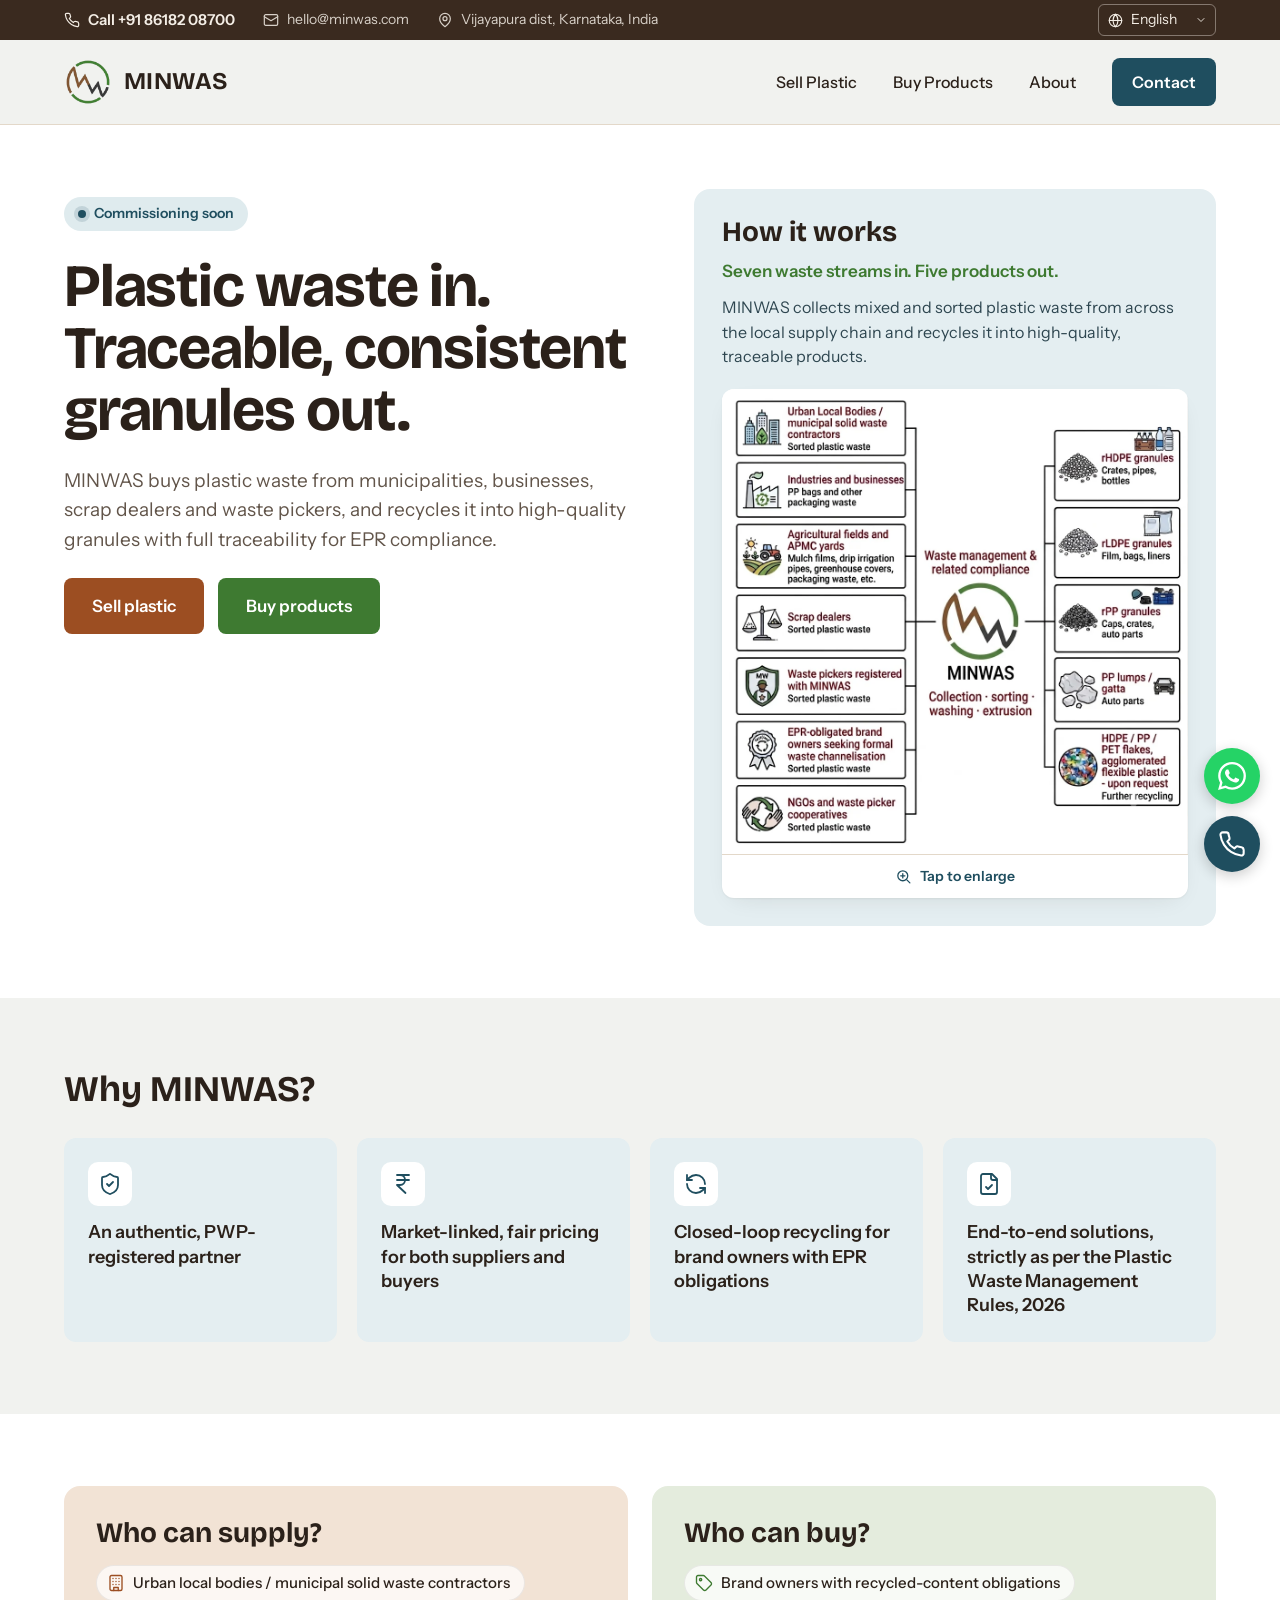
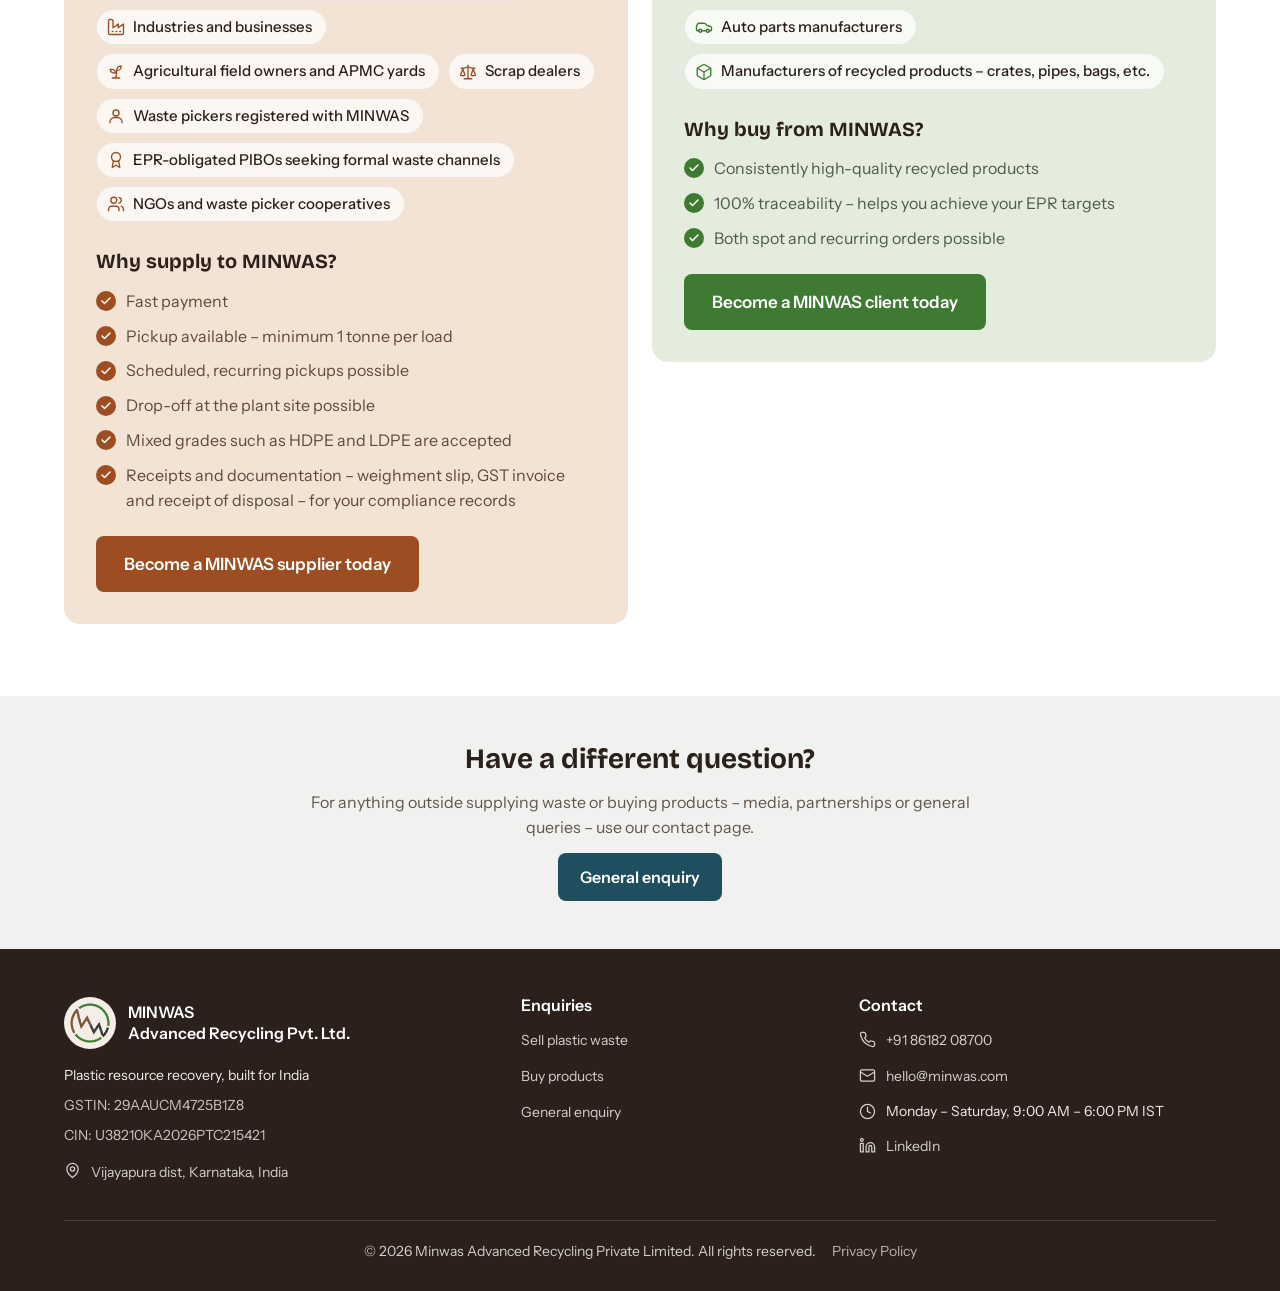
<file: index.html>
<!doctype html>
<html lang="en">
<head>
<meta charset="utf-8">
<meta name="viewport" content="width=device-width, initial-scale=1, viewport-fit=cover">
<title data-i18n="meta.home.title">MINWAS – Plastic waste recycling in Vijayapura, Karnataka</title>
<meta name="description" content="MINWAS buys plastic waste from municipalities, businesses, scrap dealers and waste pickers, and recycles it into traceable, high-quality granules." data-i18n-attr="content:meta.home.desc">
<meta property="og:title" content="MINWAS Advanced Recycling">
<meta property="og:description" content="Sell us your plastic waste. Buy traceable recycled granules. Vijayapura, Karnataka.">
<meta name="theme-color" content="#3A2A1F">
<link rel="icon" href="assets/img/favicon-64.png" type="image/png">
<link rel="apple-touch-icon" href="assets/img/logo-512.png">
<link rel="preconnect" href="https://fonts.googleapis.com">
<link rel="preconnect" href="https://fonts.gstatic.com" crossorigin>
<link rel="stylesheet" href="https://fonts.googleapis.com/css2?family=Bricolage+Grotesque:opsz,wght@12..96,600;12..96,700&family=Instrument+Sans:wght@400;500;600&display=swap">
<link rel="stylesheet" href="assets/css/styles.css?v=20261005b">
<script>(function(){var d=document.documentElement,l;try{l=localStorage.getItem('minwas-lang')}catch(e){}if(!l){l=((navigator.languages&&navigator.languages[0])||navigator.language||'').slice(0,2)}if(/^(kn|hi|mr)$/.test(l)){d.className+=' i18n-pending';d.lang=l;setTimeout(function(){d.classList.remove('i18n-pending')},3000)}})();</script>
<script src="assets/js/main.js?v=20261005b" defer></script>
</head>
<body data-page="home">
<div id="site-header"></div>

<main id="main">
  <section class="hero">
    <div class="container hero-grid">
      <div class="hero-copy">
        <span class="pill"><span class="dot"></span><span data-i18n="home.pill">Commissioning soon</span></span>
        <h1 data-i18n="home.h1">Plastic waste in. Traceable, consistent granules out.</h1>
        <p class="lede" data-i18n="home.lede">MINWAS buys plastic waste from municipalities, businesses, scrap dealers and waste pickers, and recycles it into high-quality granules with full traceability for EPR compliance.</p>
        <div class="btn-row">
          <a class="btn btn-brown btn-lg" href="sell.html" data-i18n="home.ctaSell">Sell plastic</a>
          <a class="btn btn-green btn-lg" href="buy.html" data-i18n="home.ctaBuy">Buy products</a>
        </div>
      </div>

      <aside class="how-card" aria-labelledby="how-title">
        <h2 id="how-title" data-i18n="home.howTitle">How it works</h2>
        <p class="tagline" data-i18n="home.howTagline">Seven waste streams in. Five products out.</p>
        <p data-i18n="home.howText">MINWAS collects mixed and sorted plastic waste from across the local supply chain and recycles it into high-quality, traceable products.</p>
        <a class="zoom" href="assets/img/process-flow.webp" data-zoom>
          <img src="assets/img/process-flow.webp" width="1026" height="1024" fetchpriority="high"
               alt="Diagram: seven kinds of suppliers (urban local bodies, industries, farms and APMC yards, scrap dealers, registered waste pickers, EPR-obligated brand owners, NGOs) send plastic waste to MINWAS for collection, sorting, washing and extrusion. Out come rHDPE, rLDPE and rPP granules, PP lumps (gatta), and flakes or agglomerate on request."
               data-i18n-attr="alt:home.flowAlt">
          <span class="zoom-hint"><i data-icon="zoom"></i><span data-i18n="common.tapZoom">Tap to enlarge</span></span>
        </a>
      </aside>
    </div>
  </section>

  <section class="section bg-alt" aria-labelledby="why-title">
    <div class="container">
      <h2 id="why-title" class="section-title" style="margin-bottom:28px" data-i18n="home.whyTitle">Why MINWAS?</h2>
      <div class="grid-4">
        <div class="feature">
          <span class="feature-icon"><i data-icon="shield"></i></span>
          <div><h3 data-i18n="home.why1">An authentic, PWP-registered partner</h3></div>
        </div>
        <div class="feature">
          <span class="feature-icon"><i data-icon="rupee"></i></span>
          <div><h3 data-i18n="home.why2">Market-linked, fair pricing for both suppliers and buyers</h3></div>
        </div>
        <div class="feature">
          <span class="feature-icon"><i data-icon="loop"></i></span>
          <div><h3 data-i18n="home.why3">Closed-loop recycling for brand owners with EPR obligations</h3></div>
        </div>
        <div class="feature">
          <span class="feature-icon"><i data-icon="filecheck"></i></span>
          <div><h3 data-i18n="home.why4">End-to-end solutions, strictly as per the Plastic Waste Management Rules, 2026</h3></div>
        </div>
      </div>
    </div>
  </section>

  <section class="section">
    <div class="container grid-2">
      <div class="panel panel-sell">
        <div class="panel-body">
          <h2 data-i18n="home.supplyTitle">Who can supply?</h2>
          <ul class="chips">
            <li><i data-icon="building"></i><span data-i18n="who.ulb">Urban local bodies / municipal solid waste contractors</span></li>
            <li><i data-icon="factory"></i><span data-i18n="who.industries">Industries and businesses</span></li>
            <li><i data-icon="sprout"></i><span data-i18n="who.agri">Agricultural field owners and APMC yards</span></li>
            <li><i data-icon="scale"></i><span data-i18n="who.scrap">Scrap dealers</span></li>
            <li><i data-icon="user"></i><span data-i18n="who.pickers">Waste pickers registered with MINWAS</span></li>
            <li><i data-icon="badge"></i><span data-i18n="who.pibo">EPR-obligated PIBOs seeking formal waste channels</span></li>
            <li><i data-icon="users"></i><span data-i18n="who.ngo">NGOs and waste picker cooperatives</span></li>
          </ul>
          <h3 data-i18n="home.whySupply">Why supply to MINWAS?</h3>
          <ul class="ticks">
            <li data-i18n="home.ws1">Fast payment</li>
            <li data-i18n="home.ws2">Pickup available – minimum 1 tonne per load</li>
            <li data-i18n="home.ws3">Scheduled, recurring pickups possible</li>
            <li data-i18n="home.ws4">Drop-off at the plant site possible</li>
            <li data-i18n="home.ws5">Mixed grades such as HDPE and LDPE are accepted</li>
            <li data-i18n="home.ws6">Receipts and documentation – weighment slip, GST invoice and receipt of disposal – for your compliance records</li>
          </ul>
        </div>
        <a class="btn btn-lg" href="sell.html" data-i18n="home.becomeSupplier">Become a MINWAS supplier today</a>
      </div>

      <div class="panel panel-buy">
        <div class="panel-body">
          <h2 data-i18n="home.buyTitle">Who can buy?</h2>
          <ul class="chips">
            <li><i data-icon="tag"></i><span data-i18n="who.brands">Brand owners with recycled-content obligations</span></li>
            <li><i data-icon="car"></i><span data-i18n="who.auto">Auto parts manufacturers</span></li>
            <li><i data-icon="box"></i><span data-i18n="who.makers">Manufacturers of recycled products – crates, pipes, bags, etc.</span></li>
          </ul>
          <h3 data-i18n="home.whyBuy">Why buy from MINWAS?</h3>
          <ul class="ticks">
            <li data-i18n="home.wb1">Consistently high-quality recycled products</li>
            <li data-i18n="home.wb2">100% traceability – helps you achieve your EPR targets</li>
            <li data-i18n="home.wb3">Both spot and recurring orders possible</li>
          </ul>
        </div>
        <a class="btn btn-lg" href="buy.html" data-i18n="home.becomeClient">Become a MINWAS client today</a>
      </div>
    </div>
  </section>

  <section class="section-tight bg-alt">
    <div class="container cta-band">
      <h2 data-i18n="home.otherTitle">Have a different question?</h2>
      <p data-i18n="home.otherText">For anything outside supplying waste or buying products – media, partnerships or general queries – use our contact page.</p>
      <a class="btn btn-petrol" href="contact.html#enquiry" data-i18n="home.otherCta">General enquiry</a>
    </div>
  </section>
</main>

<div id="site-footer"></div>
</body>
</html>
</file>
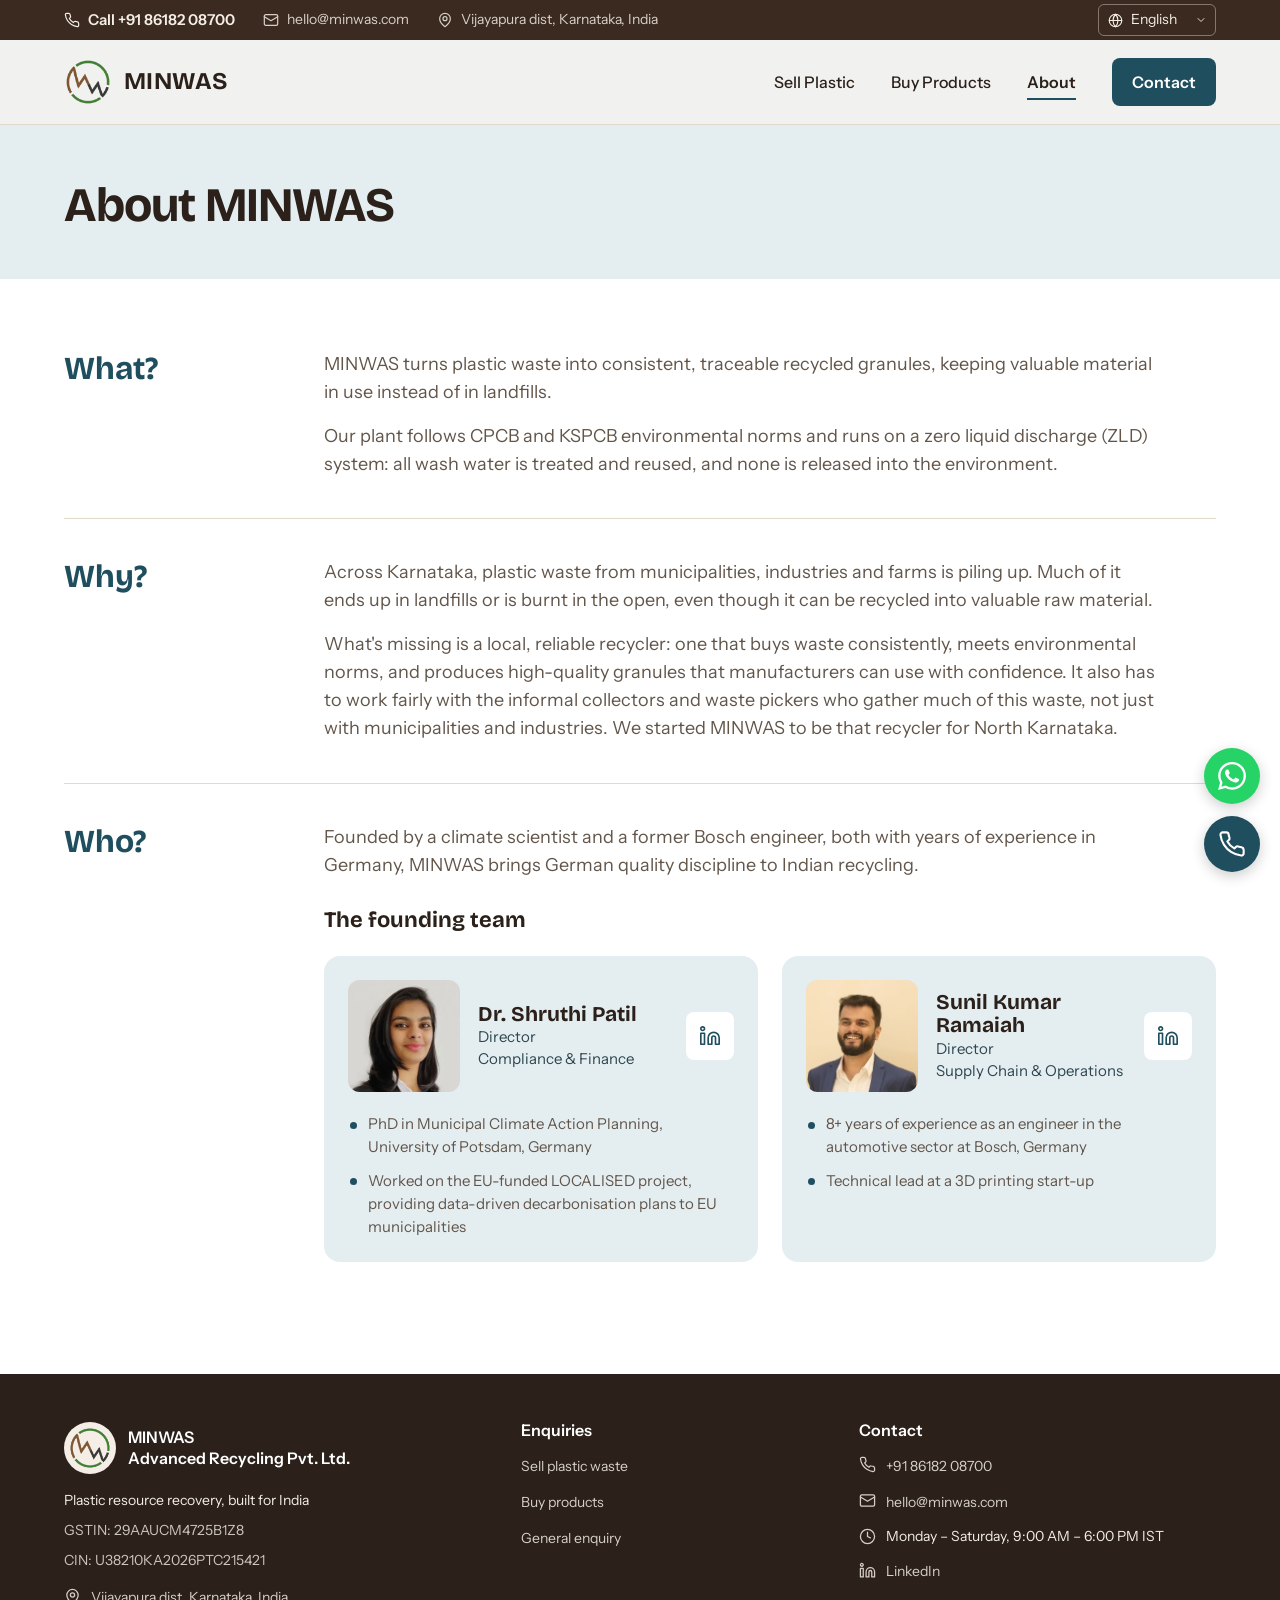
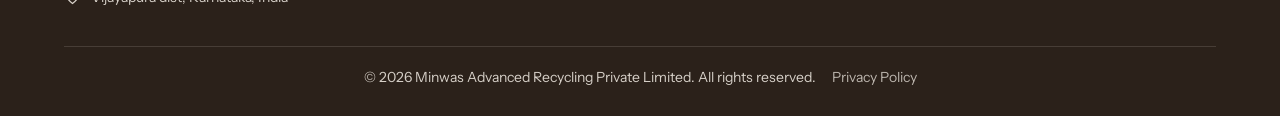
<file: about.html>
<!doctype html>
<html lang="en">
<head>
<meta charset="utf-8">
<meta name="viewport" content="width=device-width, initial-scale=1, viewport-fit=cover">
<title data-i18n="meta.about.title">About MINWAS – Plastic recycling for North Karnataka</title>
<meta name="description" content="MINWAS turns plastic waste into consistent, traceable recycled granules. Founded by a climate scientist and a former Bosch engineer." data-i18n-attr="content:meta.about.desc">
<meta property="og:title" content="About MINWAS Advanced Recycling">
<meta property="og:description" content="A local, reliable plastic recycler for North Karnataka.">
<meta name="theme-color" content="#3A2A1F">
<link rel="icon" href="assets/img/favicon-64.png" type="image/png">
<link rel="apple-touch-icon" href="assets/img/logo-512.png">
<link rel="preconnect" href="https://fonts.googleapis.com">
<link rel="preconnect" href="https://fonts.gstatic.com" crossorigin>
<link rel="stylesheet" href="https://fonts.googleapis.com/css2?family=Bricolage+Grotesque:opsz,wght@12..96,600;12..96,700&family=Instrument+Sans:wght@400;500;600&display=swap">
<link rel="stylesheet" href="assets/css/styles.css?v=20261005b">
<script>(function(){var d=document.documentElement,l;try{l=localStorage.getItem('minwas-lang')}catch(e){}if(!l){l=((navigator.languages&&navigator.languages[0])||navigator.language||'').slice(0,2)}if(/^(kn|hi|mr)$/.test(l)){d.className+=' i18n-pending';d.lang=l;setTimeout(function(){d.classList.remove('i18n-pending')},3000)}})();</script>
<script src="assets/js/main.js?v=20261005b" defer></script>
</head>
<body data-page="about">
<div id="site-header"></div>

<main id="main">
  <section class="page-intro">
    <div class="container">
      <h1 data-i18n="about.h1">About MINWAS</h1>
    </div>
  </section>

  <section class="section">
    <div class="container about-rows">
      <div class="about-row">
        <h2 data-i18n="about.whatTitle">What?</h2>
        <div class="copy">
          <p data-i18n="about.what1">MINWAS turns plastic waste into consistent, traceable recycled granules, keeping valuable material in use instead of in landfills.</p>
          <p data-i18n="about.what2">Our plant follows CPCB and KSPCB environmental norms and runs on a zero liquid discharge (ZLD) system: all wash water is treated and reused, and none is released into the environment.</p>
        </div>
      </div>

      <div class="about-row">
        <h2 data-i18n="about.whyTitle">Why?</h2>
        <div class="copy">
          <p data-i18n="about.why1">Across Karnataka, plastic waste from municipalities, industries and farms is piling up. Much of it ends up in landfills or is burnt in the open, even though it can be recycled into valuable raw material.</p>
          <p data-i18n="about.why2">What's missing is a local, reliable recycler: one that buys waste consistently, meets environmental norms, and produces high-quality granules that manufacturers can use with confidence. It also has to work fairly with the informal collectors and waste pickers who gather much of this waste, not just with municipalities and industries. We started MINWAS to be that recycler for North Karnataka.</p>
        </div>
      </div>

      <div class="about-row">
        <h2 data-i18n="about.whoTitle">Who?</h2>
        <div class="copy">
          <p data-i18n="about.who1">Founded by a climate scientist and a former Bosch engineer, both with years of experience in Germany, MINWAS brings German quality discipline to Indian recycling.</p>
          <h3 class="sub-title" style="color:var(--ink);margin-top:12px" data-i18n="about.teamTitle">The founding team</h3>
          <div class="team">
            <article class="person">
              <div class="person-head">
                <img src="assets/img/shruthi.webp" width="276" height="354" loading="lazy" alt="Portrait of Dr. Shruthi Patil" data-i18n-attr="alt:about.altShruthi">
                <div>
                  <h3 data-i18n="about.shruthiName">Dr. Shruthi Patil</h3>
                  <p><span data-i18n="about.director">Director</span><br><span data-i18n="about.shruthiRole">Compliance &amp; Finance</span></p>
                </div>
                <a class="icon-btn" href="https://www.linkedin.com/in/shruthi-patil-52bb73127" target="_blank" rel="noopener" aria-label="Dr. Shruthi Patil on LinkedIn" data-i18n-attr="aria-label:about.shruthiLi"><i data-icon="linkedin"></i></a>
              </div>
              <ul class="bullets">
                <li data-i18n="about.shruthi1">PhD in Municipal Climate Action Planning, University of Potsdam, Germany</li>
                <li data-i18n="about.shruthi2">Worked on the EU-funded LOCALISED project, providing data-driven decarbonisation plans to EU municipalities</li>
              </ul>
            </article>
            <article class="person">
              <div class="person-head">
                <img src="assets/img/sunil.webp" width="480" height="454" loading="lazy" alt="Portrait of Sunil Kumar Ramaiah" data-i18n-attr="alt:about.altSunil">
                <div>
                  <h3 data-i18n="about.sunilName">Sunil Kumar Ramaiah</h3>
                  <p><span data-i18n="about.director">Director</span><br><span data-i18n="about.sunilRole">Supply Chain &amp; Operations</span></p>
                </div>
                <a class="icon-btn" href="https://www.linkedin.com/in/sunilkramaiah/" target="_blank" rel="noopener" aria-label="Sunil Kumar Ramaiah on LinkedIn" data-i18n-attr="aria-label:about.sunilLi"><i data-icon="linkedin"></i></a>
              </div>
              <ul class="bullets">
                <li data-i18n="about.sunil1">8+ years of experience as an engineer in the automotive sector at Bosch, Germany</li>
                <li data-i18n="about.sunil2">Technical lead at a 3D printing start-up</li>
              </ul>
            </article>
          </div>
        </div>
      </div>
    </div>
  </section>
</main>

<div id="site-footer"></div>
</body>
</html>
</file>
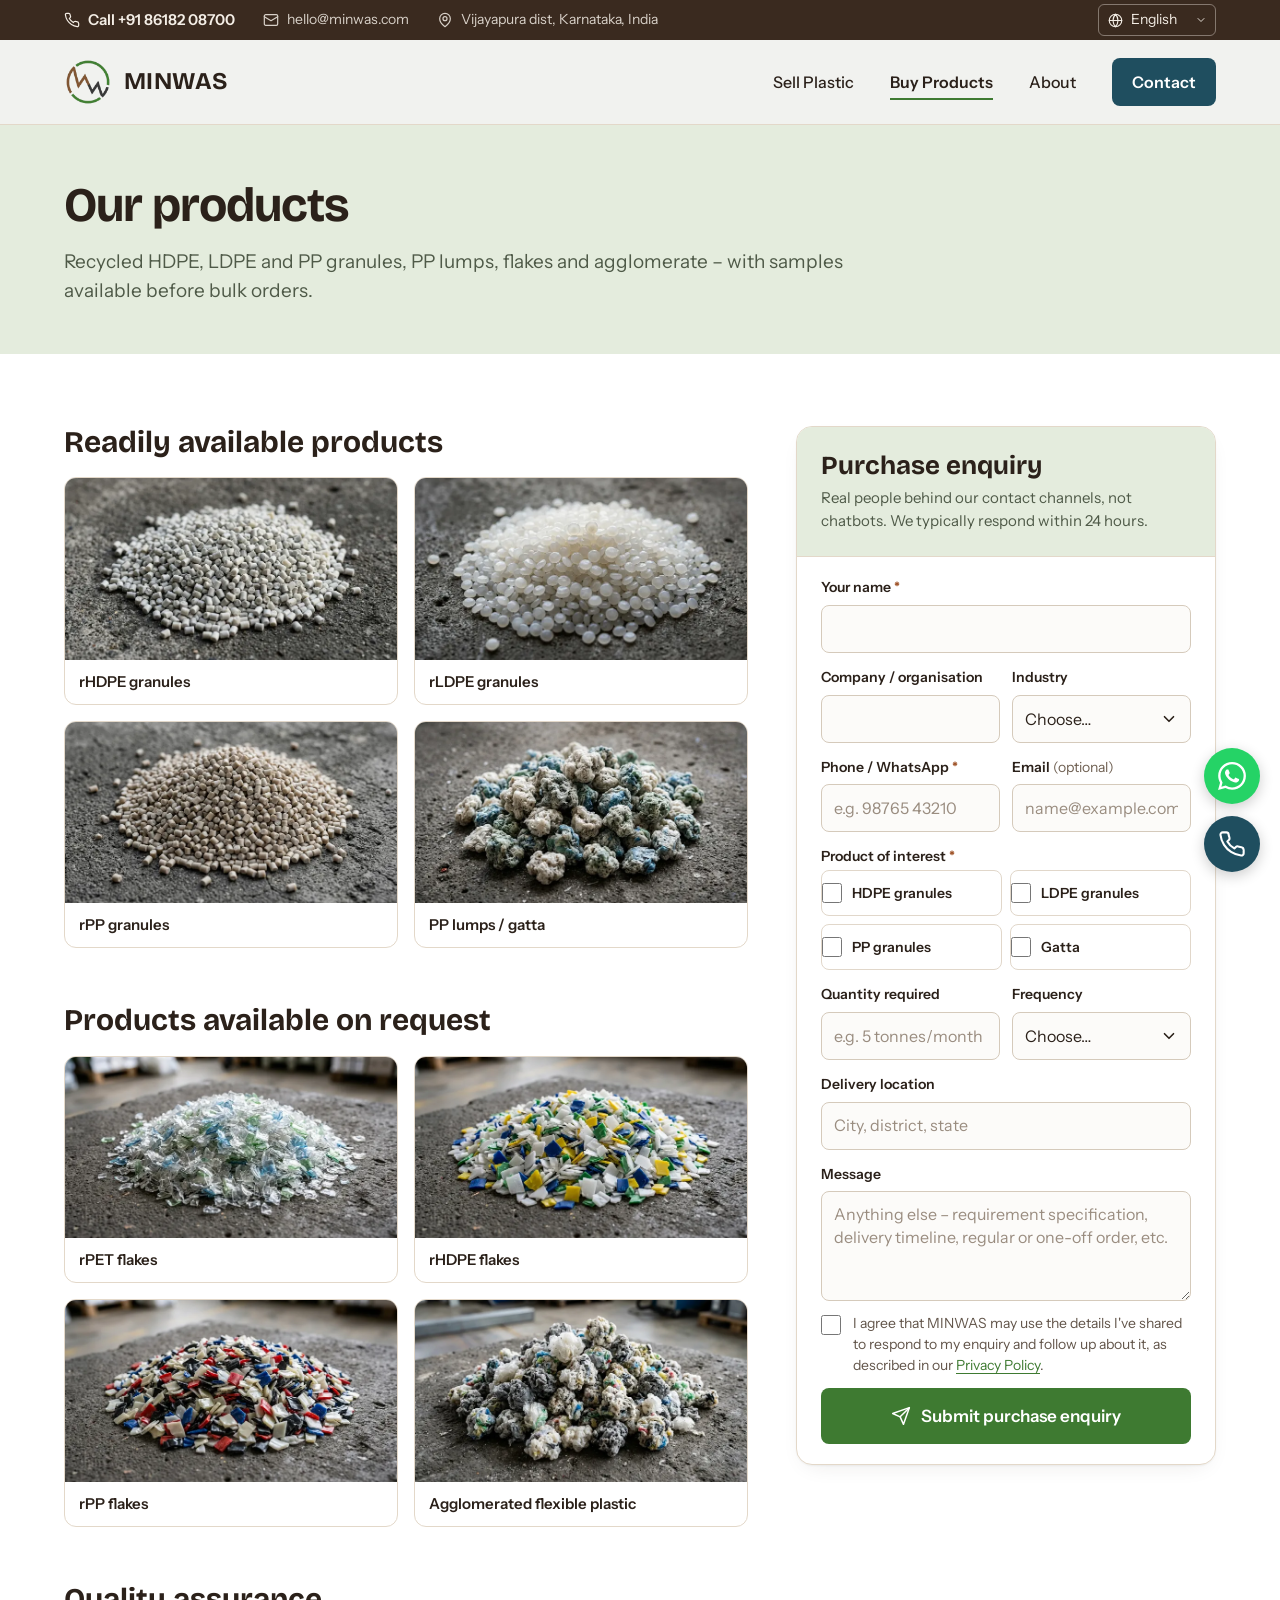
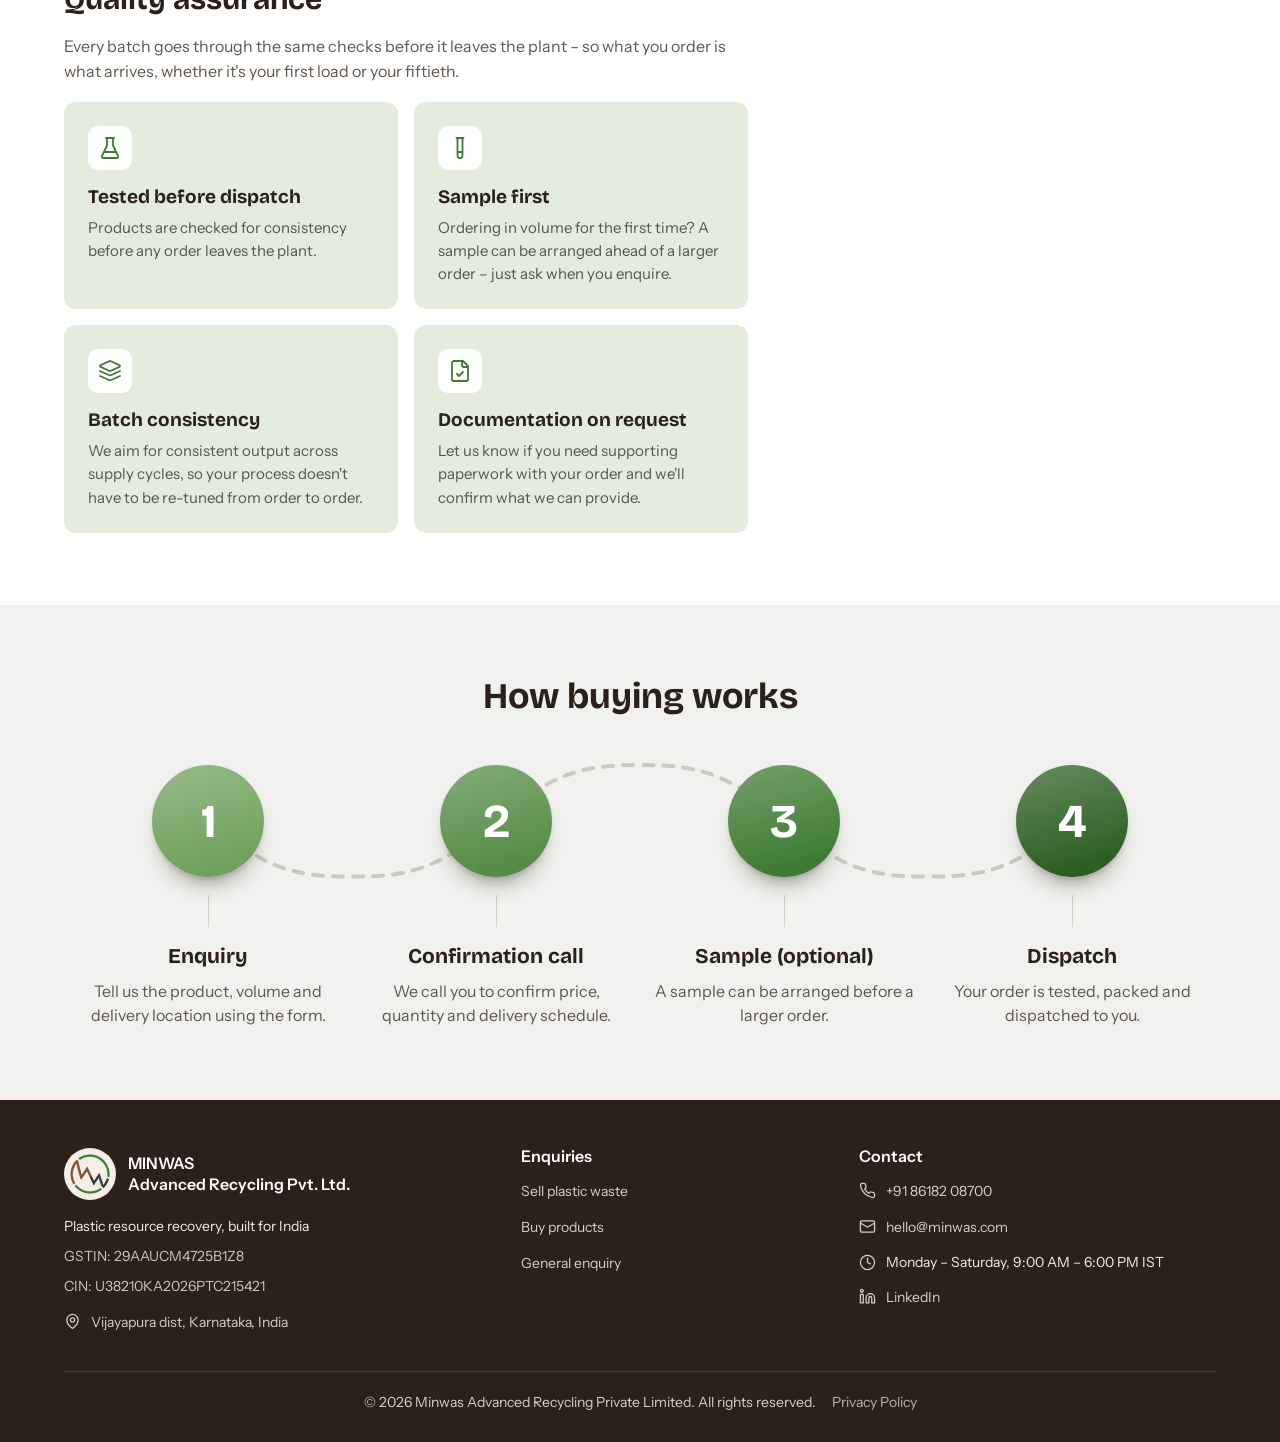
<file: buy.html>
<!doctype html>
<html lang="en">
<head>
<meta charset="utf-8">
<meta name="viewport" content="width=device-width, initial-scale=1, viewport-fit=cover">
<title data-i18n="meta.buy.title">Buy recycled granules – MINWAS, Vijayapura</title>
<meta name="description" content="Buy rHDPE, rLDPE and rPP granules and PP lumps (gatta) from MINWAS. Flakes and agglomerate available on request. Samples before bulk orders." data-i18n-attr="content:meta.buy.desc">
<meta property="og:title" content="Buy recycled granules from MINWAS">
<meta property="og:description" content="rHDPE, rLDPE and rPP granules and PP lumps. Tested before dispatch, samples before bulk orders.">
<meta name="theme-color" content="#3A2A1F">
<link rel="icon" href="assets/img/favicon-64.png" type="image/png">
<link rel="apple-touch-icon" href="assets/img/logo-512.png">
<link rel="preconnect" href="https://fonts.googleapis.com">
<link rel="preconnect" href="https://fonts.gstatic.com" crossorigin>
<link rel="stylesheet" href="https://fonts.googleapis.com/css2?family=Bricolage+Grotesque:opsz,wght@12..96,600;12..96,700&family=Instrument+Sans:wght@400;500;600&display=swap">
<link rel="stylesheet" href="assets/css/styles.css?v=20261005b">
<script>(function(){var d=document.documentElement,l;try{l=localStorage.getItem('minwas-lang')}catch(e){}if(!l){l=((navigator.languages&&navigator.languages[0])||navigator.language||'').slice(0,2)}if(/^(kn|hi|mr)$/.test(l)){d.className+=' i18n-pending';d.lang=l;setTimeout(function(){d.classList.remove('i18n-pending')},3000)}})();</script>
<script src="assets/js/main.js?v=20261005b" defer></script>
</head>
<body class="theme-buy" data-page="buy">
<div id="site-header"></div>

<main id="main">
  <section class="page-intro">
    <div class="container">
      <h1 data-i18n="buy.h1">Our products</h1>
      <p class="lede" data-i18n="buy.lede">Recycled HDPE, LDPE and PP granules, PP lumps, flakes and agglomerate – with samples available before bulk orders.</p>
      <div class="btn-row">
        <a class="btn btn-lg" href="#enquiry"><i data-icon="form"></i><span data-i18n="buy.jumpForm">Send a purchase enquiry</span></a>
      </div>
    </div>
  </section>

  <section class="section">
    <div class="container with-aside">
      <div class="stack">
        <div class="block">
          <h2 data-i18n="buy.readyTitle">Readily available products</h2>
          <div class="products">
            <figure class="product">
              <img src="assets/img/hdpe-granules.webp" width="720" height="393" loading="lazy" alt="Pile of recycled HDPE granules" data-i18n-attr="alt:buy.altHdpeG">
              <figcaption data-i18n="buy.pHdpeG">rHDPE granules</figcaption>
            </figure>
            <figure class="product">
              <img src="assets/img/ldpe-granules.webp" width="720" height="393" loading="lazy" alt="Pile of recycled LDPE granules" data-i18n-attr="alt:buy.altLdpeG">
              <figcaption data-i18n="buy.pLdpeG">rLDPE granules</figcaption>
            </figure>
            <figure class="product">
              <img src="assets/img/pp-granules.webp" width="720" height="393" loading="lazy" alt="Pile of recycled PP granules" data-i18n-attr="alt:buy.altPpG">
              <figcaption data-i18n="buy.pPpG">rPP granules</figcaption>
            </figure>
            <figure class="product">
              <img src="assets/img/pp-gatta.webp" width="720" height="393" loading="lazy" alt="PP lumps, also called gatta" data-i18n-attr="alt:buy.altGatta">
              <figcaption data-i18n="buy.pGatta">PP lumps / gatta</figcaption>
            </figure>
          </div>
        </div>

        <div class="block">
          <h2 data-i18n="buy.requestTitle">Products available on request</h2>
          <div class="products">
            <figure class="product">
              <img src="assets/img/pet-flakes.webp" width="720" height="393" loading="lazy" alt="Recycled PET flakes" data-i18n-attr="alt:buy.altPetF">
              <figcaption data-i18n="buy.pPetF">rPET flakes</figcaption>
            </figure>
            <figure class="product">
              <img src="assets/img/hdpe-flakes.webp" width="720" height="393" loading="lazy" alt="Recycled HDPE flakes" data-i18n-attr="alt:buy.altHdpeF">
              <figcaption data-i18n="buy.pHdpeF">rHDPE flakes</figcaption>
            </figure>
            <figure class="product">
              <img src="assets/img/pp-flakes.webp" width="720" height="393" loading="lazy" alt="Recycled PP flakes" data-i18n-attr="alt:buy.altPpF">
              <figcaption data-i18n="buy.pPpF">rPP flakes</figcaption>
            </figure>
            <figure class="product">
              <img src="assets/img/agglomerated-flexible-plastics.webp" width="720" height="393" loading="lazy" alt="Agglomerated flexible plastic" data-i18n-attr="alt:buy.altAgglo">
              <figcaption data-i18n="buy.pAgglo">Agglomerated flexible plastic</figcaption>
            </figure>
          </div>
        </div>

        <div class="block">
          <h2 data-i18n="buy.qaTitle">Quality assurance</h2>
          <p data-i18n="buy.qaIntro">Every batch goes through the same checks before it leaves the plant – so what you order is what arrives, whether it's your first load or your fiftieth.</p>
          <div class="guide-cards">
            <div class="feature">
              <span class="feature-icon"><i data-icon="flask"></i></span>
              <div><h3 data-i18n="buy.q1Title">Tested before dispatch</h3>
              <p data-i18n="buy.q1Text">Products are checked for consistency before any order leaves the plant.</p></div>
            </div>
            <div class="feature">
              <span class="feature-icon"><i data-icon="testtube"></i></span>
              <div><h3 data-i18n="buy.q2Title">Sample first</h3>
              <p data-i18n="buy.q2Text">Ordering in volume for the first time? A sample can be arranged ahead of a larger order – just ask when you enquire.</p></div>
            </div>
            <div class="feature">
              <span class="feature-icon"><i data-icon="layers"></i></span>
              <div><h3 data-i18n="buy.q3Title">Batch consistency</h3>
              <p data-i18n="buy.q3Text">We aim for consistent output across supply cycles, so your process doesn't have to be re-tuned from order to order.</p></div>
            </div>
            <div class="feature">
              <span class="feature-icon"><i data-icon="filecheck"></i></span>
              <div><h3 data-i18n="buy.q4Title">Documentation on request</h3>
              <p data-i18n="buy.q4Text">Let us know if you need supporting paperwork with your order and we'll confirm what we can provide.</p></div>
            </div>
          </div>
        </div>
      </div>

      <aside class="form-card" id="enquiry" aria-labelledby="enquiry-title">
        <header>
          <h2 id="enquiry-title" data-i18n="buy.formTitle">Purchase enquiry</h2>
          <p data-i18n="form.realPeople">Real people behind our contact channels, not chatbots. We typically respond within 24 hours.</p>
        </header>
        <form class="form-section" data-enquiry="Purchase enquiry">
          <div class="form-grid">
            <div class="field full">
              <label for="b-name"><span data-i18n="form.name">Your name</span> <span class="req">*</span></label>
              <input class="input" id="b-name" name="Name" autocomplete="name" required>
            </div>
            <div class="field">
              <label for="b-company" data-i18n="form.company">Company / organisation</label>
              <input class="input" id="b-company" name="Company / organisation" autocomplete="organization">
            </div>
            <div class="field">
              <label for="b-industry" data-i18n="buy.industry">Industry</label>
              <select class="input" id="b-industry" name="Industry">
                <option value="" data-i18n="form.choose">Choose…</option>
                <option value="Brand owner (recycled-content obligations)" data-i18n="buy.indBrand">Brand owner</option>
                <option value="Auto parts manufacturer" data-i18n="buy.indAuto">Auto parts manufacturer</option>
                <option value="Manufacturer of recycled products" data-i18n="buy.indMaker">Manufacturer of recycled products</option>
                <option value="Other" data-i18n="form.other">Other</option>
              </select>
            </div>
            <div class="field">
              <label for="b-phone"><span data-i18n="form.phoneWa">Phone / WhatsApp</span> <span class="req">*</span></label>
              <input class="input" id="b-phone" name="Phone / WhatsApp" type="tel" inputmode="tel" autocomplete="tel" maxlength="20" required placeholder="e.g. 98765 43210" data-i18n-attr="placeholder:form.phonePh">
            </div>
            <div class="field">
              <label for="b-email"><span data-i18n="form.email">Email</span> <span class="optional" data-i18n="form.optional">(optional)</span></label>
              <input class="input" id="b-email" name="Email" type="email" inputmode="email" autocomplete="email" placeholder="name@example.com">
            </div>
            <fieldset class="field full">
              <legend><span data-i18n="buy.interest">Product of interest</span> <span class="req">*</span></legend>
              <div class="checks check-group">
                <label class="check"><input type="checkbox" name="Product of interest" value="HDPE granules"> <span data-i18n="buy.cHdpe">HDPE granules</span></label>
                <label class="check"><input type="checkbox" name="Product of interest" value="LDPE granules"> <span data-i18n="buy.cLdpe">LDPE granules</span></label>
                <label class="check"><input type="checkbox" name="Product of interest" value="PP granules"> <span data-i18n="buy.cPp">PP granules</span></label>
                <label class="check"><input type="checkbox" name="Product of interest" value="Gatta"> <span data-i18n="buy.cGatta">Gatta</span></label>
              </div>
            </fieldset>
            <div class="field">
              <label for="b-qty" data-i18n="buy.qty">Quantity required</label>
              <input class="input" id="b-qty" name="Quantity required" placeholder="e.g. 5 tonnes/month" data-i18n-attr="placeholder:form.qtyPh">
            </div>
            <div class="field">
              <label for="b-freq" data-i18n="form.frequency">Frequency</label>
              <select class="input" id="b-freq" name="Frequency">
                <option value="" data-i18n="form.choose">Choose…</option>
                <option value="One-time load" data-i18n="form.freqOnce">One-time load</option>
                <option value="Recurring / scheduled" data-i18n="form.freqRecurring">Recurring / scheduled</option>
                <option value="Not sure yet" data-i18n="form.freqUnsure">Not sure yet</option>
              </select>
            </div>
            <div class="field full">
              <label for="b-loc" data-i18n="buy.location">Delivery location</label>
              <input class="input" id="b-loc" name="Delivery location" placeholder="City, district, state" data-i18n-attr="placeholder:form.locPh" autocomplete="address-level2">
            </div>
            <div class="field full">
              <label for="b-msg" data-i18n="form.message">Message</label>
              <textarea class="input" id="b-msg" name="Message" placeholder="Anything else – requirement specification, delivery timeline, regular or one-off order, etc." data-i18n-attr="placeholder:buy.msgPh"></textarea>
            </div>
          </div>
          <label class="consent"><input type="checkbox" name="consent" required> <span data-i18n="form.consent">I agree that MINWAS may use the details I've shared to respond to my enquiry and follow up about it, as described in our <a href="privacy.html">Privacy Policy</a>.</span></label>
          <button class="btn btn-lg" type="submit"><i data-icon="send"></i><span data-i18n="buy.submit">Submit purchase enquiry</span></button>
          <p class="form-status" aria-live="polite"></p>
        </form>
      </aside>
    </div>
  </section>

  <section class="section bg-alt" aria-labelledby="how-title">
    <div class="container">
      <h2 id="how-title" class="section-title timeline-title" data-i18n="buy.howTitle">How buying works</h2>
      <div class="timeline">
        <ol class="timeline-steps">
          <li><span class="n" aria-hidden="true">1</span><h3 data-i18n="buy.s1Title">Enquiry</h3><p data-i18n="buy.s1Text">Tell us the product, volume and delivery location using the form.</p></li>
          <li><span class="n" aria-hidden="true">2</span><h3 data-i18n="buy.s2Title">Confirmation call</h3><p data-i18n="buy.s2Text">We call you to confirm price, quantity and delivery schedule.</p></li>
          <li><span class="n" aria-hidden="true">3</span><h3 data-i18n="buy.s3Title">Sample (optional)</h3><p data-i18n="buy.s3Text">A sample can be arranged before a larger order.</p></li>
          <li><span class="n" aria-hidden="true">4</span><h3 data-i18n="buy.s4Title">Dispatch</h3><p data-i18n="buy.s4Text">Your order is tested, packed and dispatched to you.</p></li>
        </ol>
      </div>
    </div>
  </section>
</main>

<div id="site-footer"></div>
</body>
</html>
</file>
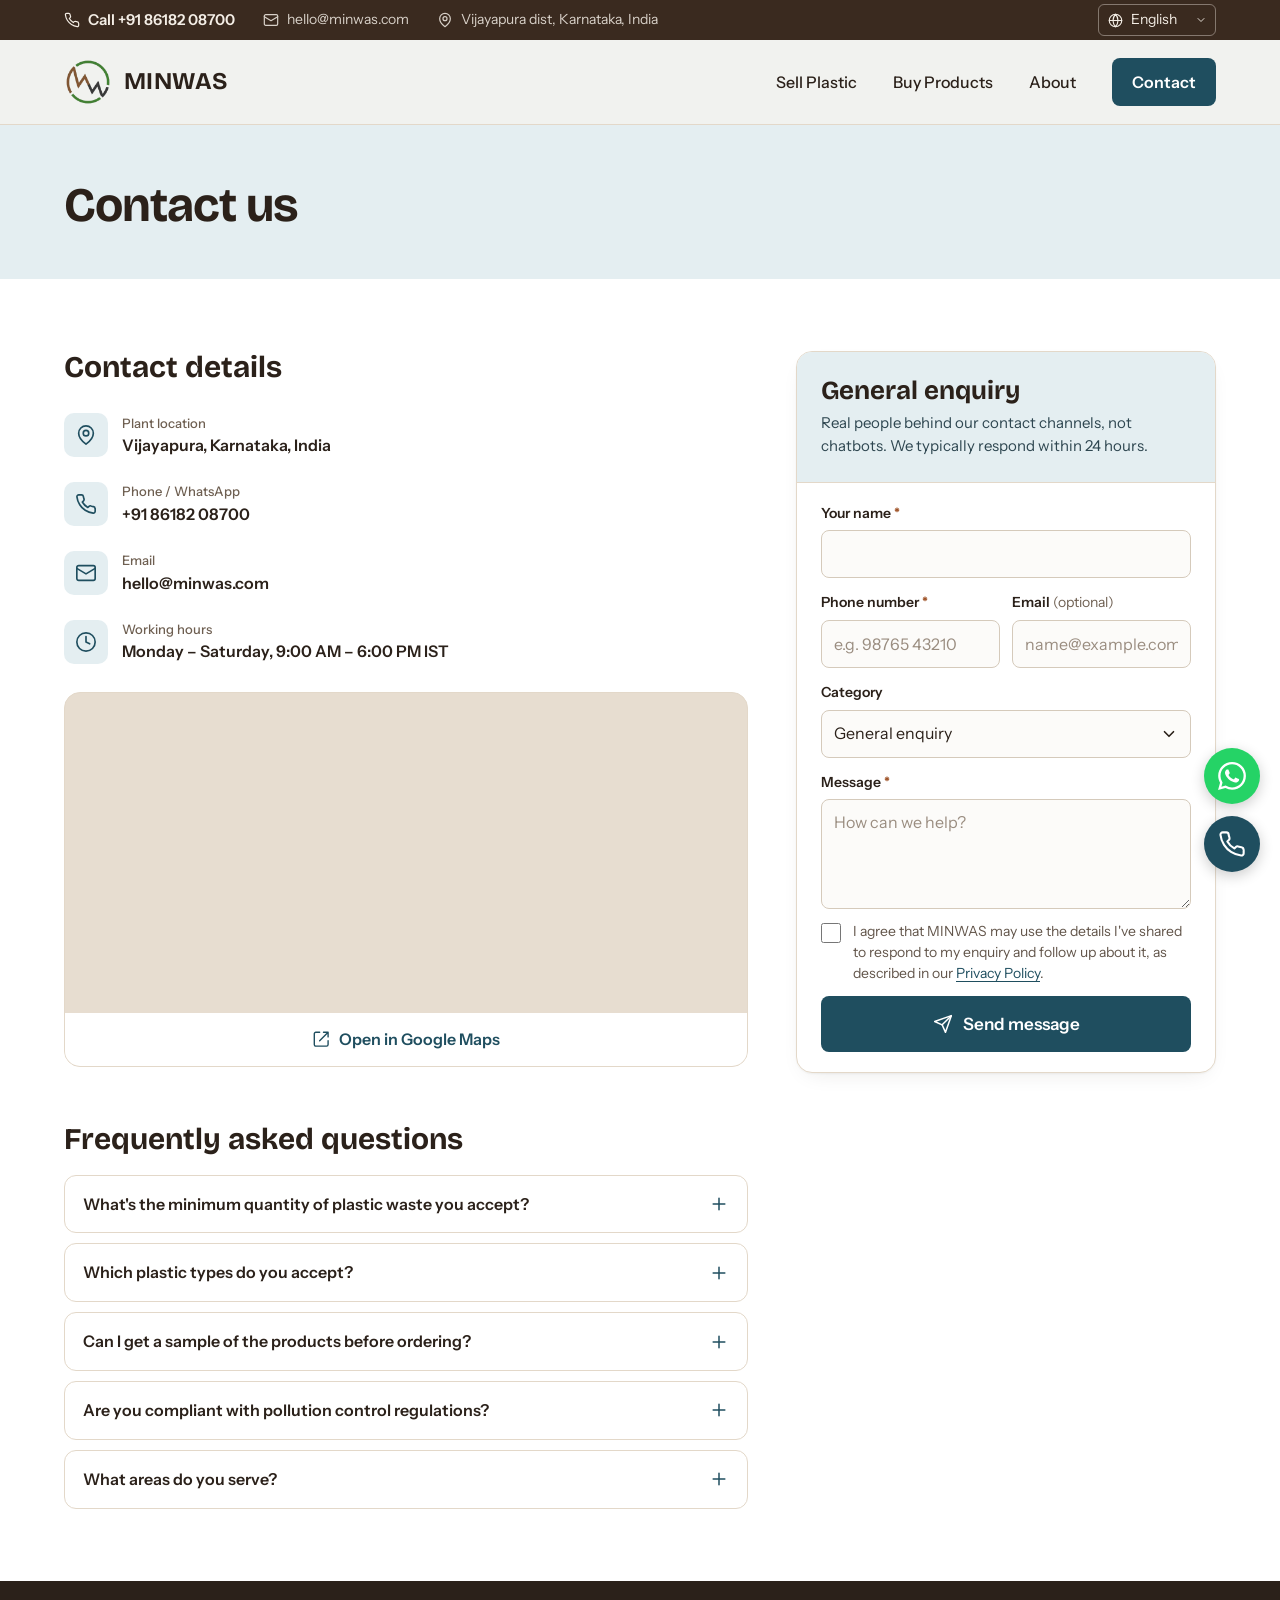
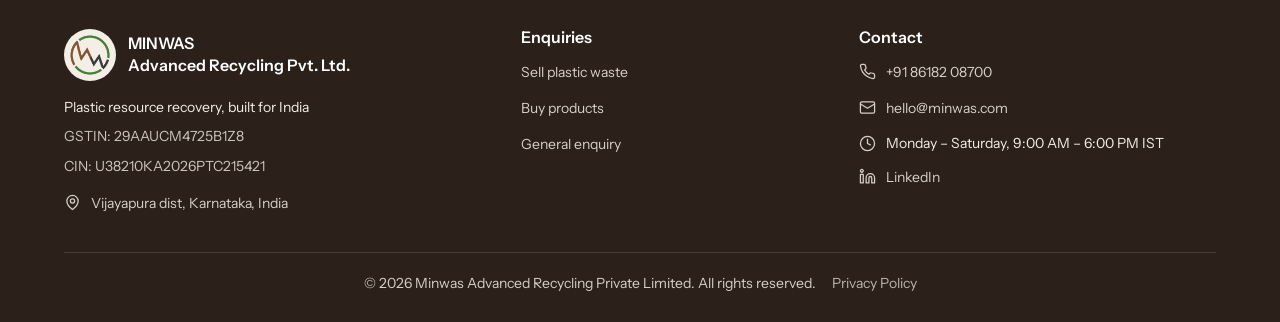
<file: contact.html>
<!doctype html>
<html lang="en">
<head>
<meta charset="utf-8">
<meta name="viewport" content="width=device-width, initial-scale=1, viewport-fit=cover">
<title data-i18n="meta.contact.title">Contact MINWAS – Vijayapura, Karnataka</title>
<meta name="description" content="Call or WhatsApp MINWAS on +91 86182 08700, email hello@minwas.com, or send a general enquiry. Monday to Saturday, 9 AM to 6 PM IST." data-i18n-attr="content:meta.contact.desc">
<meta property="og:title" content="Contact MINWAS">
<meta property="og:description" content="Call or WhatsApp +91 86182 08700. Monday to Saturday, 9 AM to 6 PM IST.">
<meta name="theme-color" content="#3A2A1F">
<link rel="icon" href="assets/img/favicon-64.png" type="image/png">
<link rel="apple-touch-icon" href="assets/img/logo-512.png">
<link rel="preconnect" href="https://fonts.googleapis.com">
<link rel="preconnect" href="https://fonts.gstatic.com" crossorigin>
<link rel="stylesheet" href="https://fonts.googleapis.com/css2?family=Bricolage+Grotesque:opsz,wght@12..96,600;12..96,700&family=Instrument+Sans:wght@400;500;600&display=swap">
<link rel="stylesheet" href="assets/css/styles.css?v=20261005b">
<script>(function(){var d=document.documentElement,l;try{l=localStorage.getItem('minwas-lang')}catch(e){}if(!l){l=((navigator.languages&&navigator.languages[0])||navigator.language||'').slice(0,2)}if(/^(kn|hi|mr)$/.test(l)){d.className+=' i18n-pending';d.lang=l;setTimeout(function(){d.classList.remove('i18n-pending')},3000)}})();</script>
<script src="assets/js/main.js?v=20261005b" defer></script>
</head>
<body data-page="contact">
<div id="site-header"></div>

<main id="main">
  <section class="page-intro">
    <div class="container">
      <h1 data-i18n="contact.h1">Contact us</h1>
      <div class="btn-row">
        <a class="btn btn-lg" href="#enquiry"><i data-icon="form"></i><span data-i18n="contact.jumpForm">Send us a message</span></a>
      </div>
    </div>
  </section>

  <section class="section">
    <div class="container with-aside">
      <div class="stack">
        <div class="block">
          <h2 data-i18n="contact.detailsTitle">Contact details</h2>
          <ul class="contact-list">
            <li><span class="ci"><i data-icon="pin"></i></span>
              <div><small data-i18n="contact.plant">Plant location</small>
              <a href="https://www.google.com/maps/search/?api=1&amp;query=Vijayapura+District%2C+Karnataka%2C+India" target="_blank" rel="noopener" data-i18n="contact.plantValue">Vijayapura, Karnataka, India</a></div></li>
            <li><span class="ci"><i data-icon="phone"></i></span>
              <div><small data-i18n="form.phoneWa">Phone / WhatsApp</small>
              <a href="tel:+918618208700">+91 86182 08700</a></div></li>
            <li><span class="ci"><i data-icon="mail"></i></span>
              <div><small data-i18n="form.email">Email</small>
              <a href="mailto:hello@minwas.com">hello@minwas.com</a></div></li>
            <li><span class="ci"><i data-icon="clock"></i></span>
              <div><small data-i18n="contact.hours">Working hours</small>
              <span data-i18n="common.hours">Monday – Saturday, 9:00 AM – 6:00 PM IST</span></div></li>
          </ul>
          <div class="map-card">
            <iframe title="Map of Vijayapura district, Karnataka" data-i18n-attr="title:contact.mapTitle"
                    src="https://www.google.com/maps?q=Vijayapura%20district%2C%20Karnataka%2C%20India&amp;z=9&amp;output=embed"
                    loading="lazy" referrerpolicy="no-referrer-when-downgrade" allowfullscreen></iframe>
            <a href="https://www.google.com/maps/search/?api=1&amp;query=Vijayapura+District%2C+Karnataka%2C+India" target="_blank" rel="noopener"><i data-icon="external"></i><span data-i18n="contact.openMaps">Open in Google Maps</span></a>
          </div>
        </div>

        <div class="block">
          <h2 data-i18n="contact.faqTitle">Frequently asked questions</h2>
          <div class="faq">
            <details>
              <summary><span data-i18n="faq.q1">What's the minimum quantity of plastic waste you accept?</span><i data-icon="plus"></i></summary>
              <p data-i18n="faq.a1">1 tonne per load for scheduled collection. Smaller quantities can be discussed for drop-off at the plant – mention your volume in the <a href="sell.html#enquiry">supply enquiry</a>.</p>
            </details>
            <details>
              <summary><span data-i18n="faq.q2">Which plastic types do you accept?</span><i data-icon="plus"></i></summary>
              <p data-i18n="faq.a2">We accept PET, HDPE, LDPE and PP. See the full accepted and not-accepted list on the <a href="sell.html#materials">Sell Plastic page</a>.</p>
            </details>
            <details>
              <summary><span data-i18n="faq.q3">Can I get a sample of the products before ordering?</span><i data-icon="plus"></i></summary>
              <p data-i18n="faq.a3">Yes – samples can be arranged case by case ahead of a larger order. Mention this in your <a href="buy.html#enquiry">purchase enquiry</a>.</p>
            </details>
            <details>
              <summary><span data-i18n="faq.q4">Are you compliant with pollution control regulations?</span><i data-icon="plus"></i></summary>
              <p data-i18n="faq.a4">We operate under Karnataka State Pollution Control Board (KSPCB) guidelines and follow Central Pollution Control Board (CPCB) norms.</p>
            </details>
            <details>
              <summary><span data-i18n="faq.q5">What areas do you serve?</span><i data-icon="plus"></i></summary>
              <p data-i18n="faq.a5">Primarily Karnataka. Other regions are considered case by case, depending on logistics. Tell us your location in the enquiry and we'll confirm.</p>
            </details>
          </div>
        </div>
      </div>

      <aside class="form-card" id="enquiry" aria-labelledby="enquiry-title">
        <header>
          <h2 id="enquiry-title" data-i18n="contact.formTitle">General enquiry</h2>
          <p data-i18n="form.realPeople">Real people behind our contact channels, not chatbots. We typically respond within 24 hours.</p>
        </header>
        <form class="form-section" data-enquiry="General enquiry">
          <div class="form-grid">
            <div class="field full">
              <label for="c-name"><span data-i18n="form.name">Your name</span> <span class="req">*</span></label>
              <input class="input" id="c-name" name="Name" autocomplete="name" required>
            </div>
            <div class="field">
              <label for="c-phone"><span data-i18n="contact.phone">Phone number</span> <span class="req">*</span></label>
              <input class="input" id="c-phone" name="Phone" type="tel" inputmode="tel" autocomplete="tel" maxlength="20" required placeholder="e.g. 98765 43210" data-i18n-attr="placeholder:form.phonePh">
            </div>
            <div class="field">
              <label for="c-email"><span data-i18n="form.email">Email</span> <span class="optional" data-i18n="form.optional">(optional)</span></label>
              <input class="input" id="c-email" name="Email" type="email" inputmode="email" autocomplete="email" placeholder="name@example.com">
            </div>
            <div class="field full">
              <label for="c-cat" data-i18n="contact.category">Category</label>
              <select class="input" id="c-cat" name="Category">
                <option value="General enquiry" data-i18n="contact.catGeneral">General enquiry</option>
                <option value="Media / press" data-i18n="contact.catMedia">Media / press</option>
                <option value="Partnership" data-i18n="contact.catPartner">Partnership</option>
                <option value="Job" data-i18n="contact.catJob">Job</option>
                <option value="Other" data-i18n="form.other">Other</option>
              </select>
            </div>
            <div class="field full">
              <label for="c-msg"><span data-i18n="form.message">Message</span> <span class="req">*</span></label>
              <textarea class="input" id="c-msg" name="Message" required placeholder="How can we help?" data-i18n-attr="placeholder:contact.msgPh"></textarea>
            </div>
          </div>
          <label class="consent"><input type="checkbox" name="consent" required> <span data-i18n="form.consent">I agree that MINWAS may use the details I've shared to respond to my enquiry and follow up about it, as described in our <a href="privacy.html">Privacy Policy</a>.</span></label>
          <button class="btn btn-lg" type="submit"><i data-icon="send"></i><span data-i18n="contact.submit">Send message</span></button>
          <p class="form-status" aria-live="polite"></p>
        </form>
      </aside>
    </div>
  </section>
</main>

<div id="site-footer"></div>
</body>
</html>
</file>
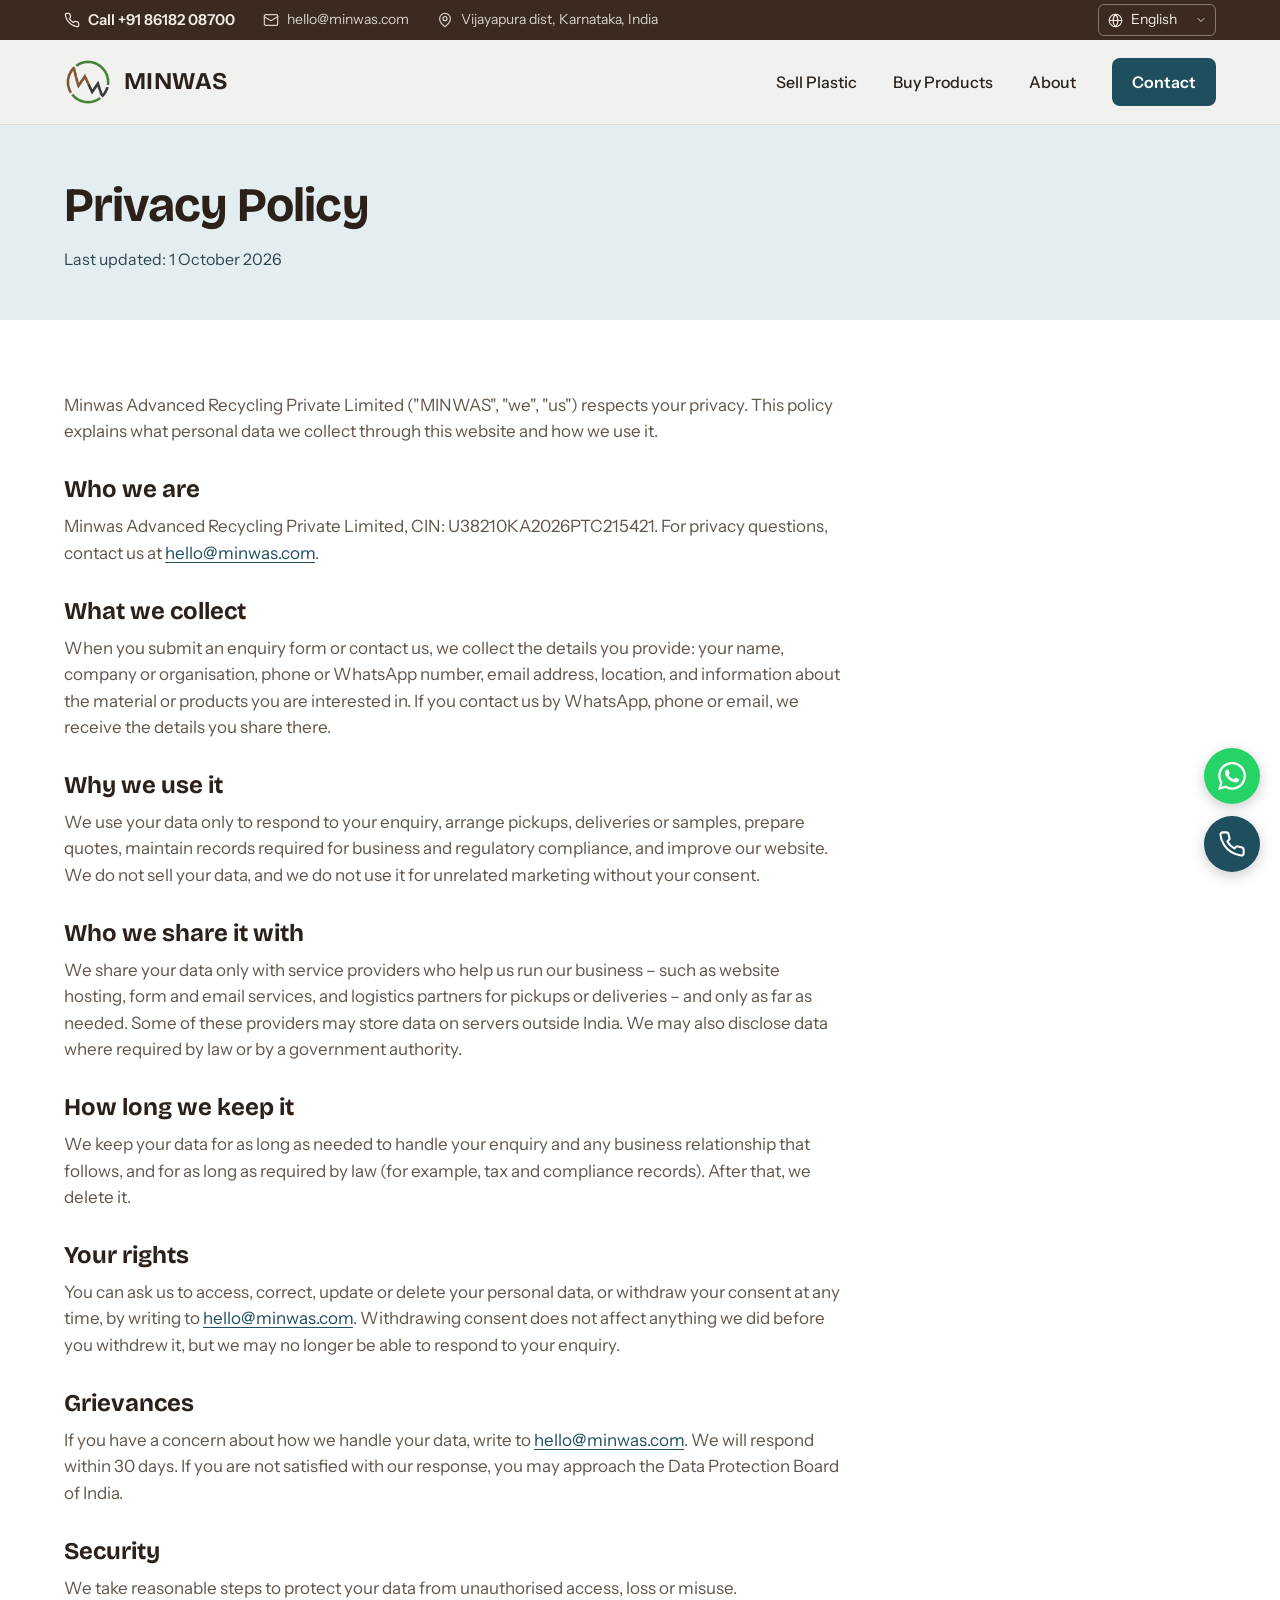
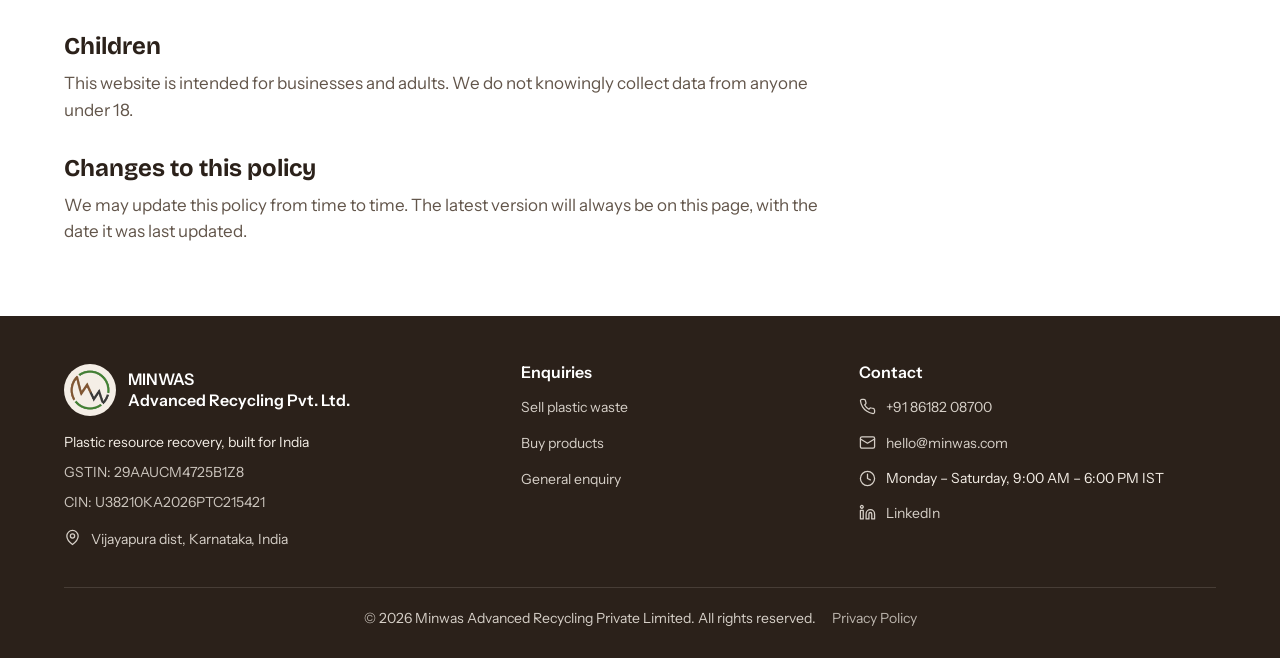
<file: privacy.html>
<!doctype html>
<html lang="en">
<head>
<meta charset="utf-8">
<meta name="viewport" content="width=device-width, initial-scale=1, viewport-fit=cover">
<title data-i18n="meta.privacy.title">Privacy Policy – MINWAS</title>
<meta name="description" content="How Minwas Advanced Recycling Private Limited collects, uses and protects personal data submitted through this website." data-i18n-attr="content:meta.privacy.desc">
<meta name="theme-color" content="#3A2A1F">
<link rel="icon" href="assets/img/favicon-64.png" type="image/png">
<link rel="apple-touch-icon" href="assets/img/logo-512.png">
<link rel="preconnect" href="https://fonts.googleapis.com">
<link rel="preconnect" href="https://fonts.gstatic.com" crossorigin>
<link rel="stylesheet" href="https://fonts.googleapis.com/css2?family=Bricolage+Grotesque:opsz,wght@12..96,600;12..96,700&family=Instrument+Sans:wght@400;500;600&display=swap">
<link rel="stylesheet" href="assets/css/styles.css?v=20261005b">
<script>(function(){var d=document.documentElement,l;try{l=localStorage.getItem('minwas-lang')}catch(e){}if(!l){l=((navigator.languages&&navigator.languages[0])||navigator.language||'').slice(0,2)}if(/^(kn|hi|mr)$/.test(l)){d.className+=' i18n-pending';d.lang=l;setTimeout(function(){d.classList.remove('i18n-pending')},3000)}})();</script>
<script src="assets/js/main.js?v=20261005b" defer></script>
</head>
<body data-page="privacy">
<div id="site-header"></div>

<main id="main">
  <section class="page-intro">
    <div class="container">
      <h1 data-i18n="privacy.h1">Privacy Policy</h1>
      <p class="updated" style="color:var(--accent-text)" data-i18n="privacy.updated">Last updated: 1 October 2026</p>
    </div>
  </section>

  <section class="section">
    <div class="container">
      <div class="legal">
        <p data-i18n="privacy.intro">Minwas Advanced Recycling Private Limited ("MINWAS", "we", "us") respects your privacy. This policy explains what personal data we collect through this website and how we use it.</p>

        <section>
          <h2 data-i18n="privacy.whoTitle">Who we are</h2>
          <p data-i18n="privacy.who">Minwas Advanced Recycling Private Limited, CIN: U38210KA2026PTC215421. For privacy questions, contact us at <a href="mailto:hello@minwas.com">hello@minwas.com</a>.</p>
        </section>

        <section>
          <h2 data-i18n="privacy.collectTitle">What we collect</h2>
          <p data-i18n="privacy.collect">When you submit an enquiry form or contact us, we collect the details you provide: your name, company or organisation, phone or WhatsApp number, email address, location, and information about the material or products you are interested in. If you contact us by WhatsApp, phone or email, we receive the details you share there.</p>
        </section>

        <section>
          <h2 data-i18n="privacy.useTitle">Why we use it</h2>
          <p data-i18n="privacy.use">We use your data only to respond to your enquiry, arrange pickups, deliveries or samples, prepare quotes, maintain records required for business and regulatory compliance, and improve our website. We do not sell your data, and we do not use it for unrelated marketing without your consent.</p>
        </section>

        <section>
          <h2 data-i18n="privacy.shareTitle">Who we share it with</h2>
          <p data-i18n="privacy.share">We share your data only with service providers who help us run our business – such as website hosting, form and email services, and logistics partners for pickups or deliveries – and only as far as needed. Some of these providers may store data on servers outside India. We may also disclose data where required by law or by a government authority.</p>
        </section>

        <section>
          <h2 data-i18n="privacy.keepTitle">How long we keep it</h2>
          <p data-i18n="privacy.keep">We keep your data for as long as needed to handle your enquiry and any business relationship that follows, and for as long as required by law (for example, tax and compliance records). After that, we delete it.</p>
        </section>

        <section>
          <h2 data-i18n="privacy.rightsTitle">Your rights</h2>
          <p data-i18n="privacy.rights">You can ask us to access, correct, update or delete your personal data, or withdraw your consent at any time, by writing to <a href="mailto:hello@minwas.com">hello@minwas.com</a>. Withdrawing consent does not affect anything we did before you withdrew it, but we may no longer be able to respond to your enquiry.</p>
        </section>

        <section>
          <h2 data-i18n="privacy.grievTitle">Grievances</h2>
          <p data-i18n="privacy.griev">If you have a concern about how we handle your data, write to <a href="mailto:hello@minwas.com">hello@minwas.com</a>. We will respond within 30 days. If you are not satisfied with our response, you may approach the Data Protection Board of India.</p>
        </section>

        <section>
          <h2 data-i18n="privacy.secTitle">Security</h2>
          <p data-i18n="privacy.sec">We take reasonable steps to protect your data from unauthorised access, loss or misuse.</p>
        </section>

        <section>
          <h2 data-i18n="privacy.childTitle">Children</h2>
          <p data-i18n="privacy.child">This website is intended for businesses and adults. We do not knowingly collect data from anyone under 18.</p>
        </section>

        <section>
          <h2 data-i18n="privacy.changeTitle">Changes to this policy</h2>
          <p data-i18n="privacy.change">We may update this policy from time to time. The latest version will always be on this page, with the date it was last updated.</p>
        </section>
      </div>
    </div>
  </section>
</main>

<div id="site-footer"></div>
</body>
</html>
</file>
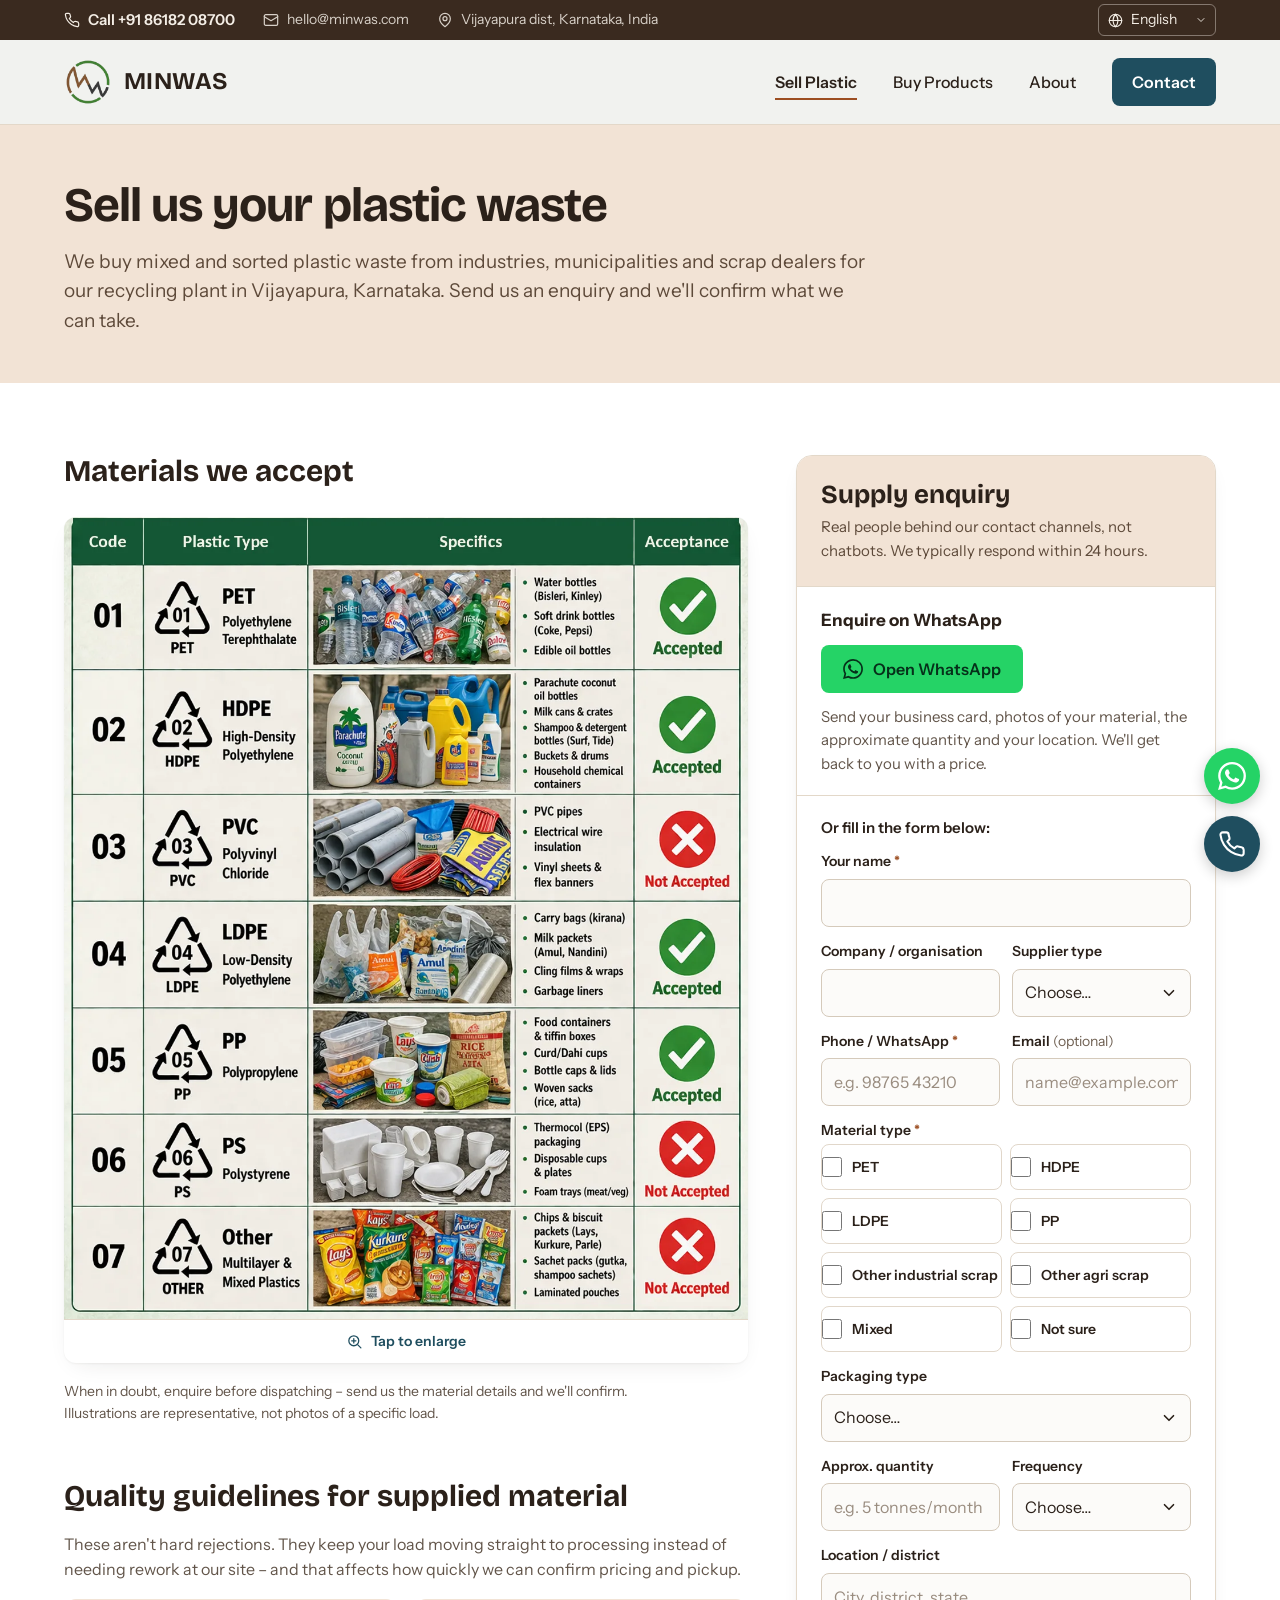
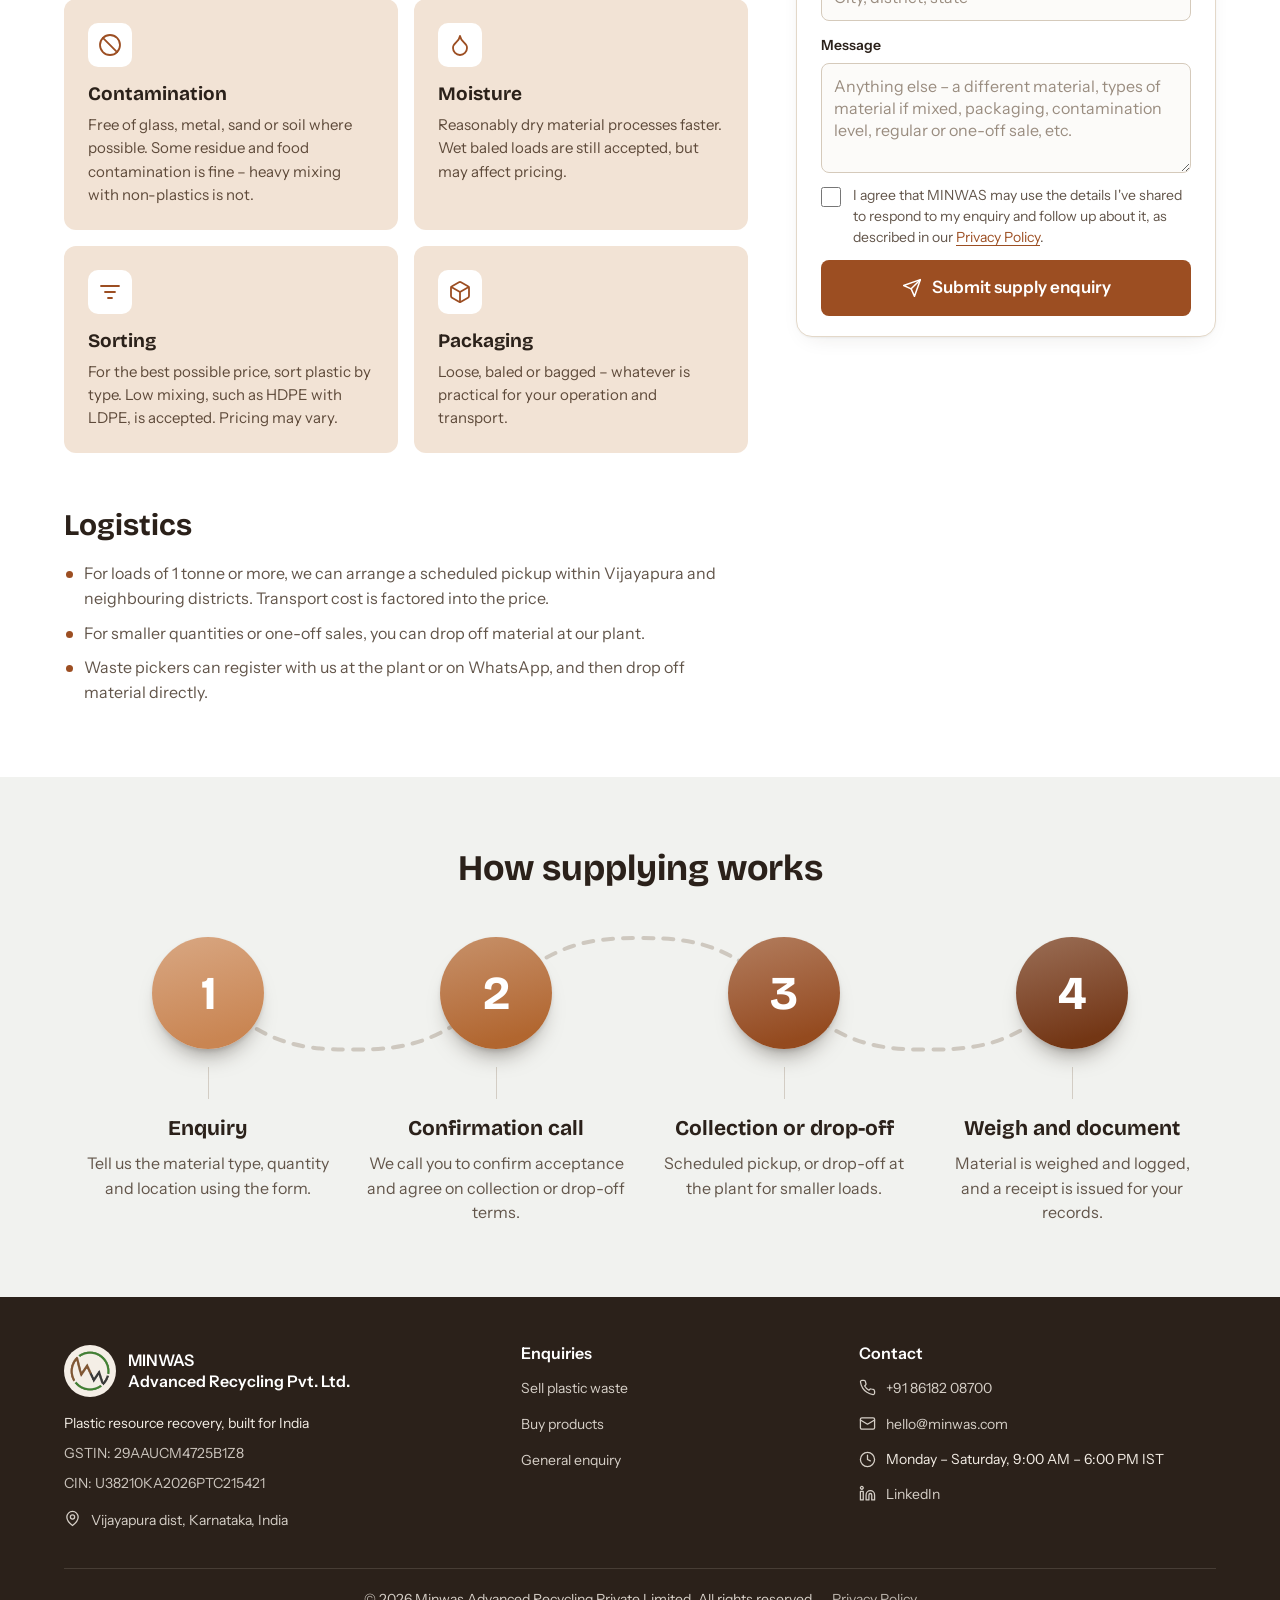
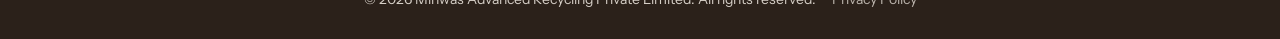
<file: sell.html>
<!doctype html>
<html lang="en">
<head>
<meta charset="utf-8">
<meta name="viewport" content="width=device-width, initial-scale=1, viewport-fit=cover">
<title data-i18n="meta.sell.title">Sell plastic waste – MINWAS, Vijayapura</title>
<meta name="description" content="Sell mixed or sorted plastic waste to MINWAS in Vijayapura, Karnataka. Pickup for 1 tonne or more, drop-off at the plant, fast payment." data-i18n-attr="content:meta.sell.desc">
<meta property="og:title" content="Sell plastic waste to MINWAS">
<meta property="og:description" content="Pickup for 1 tonne or more, drop-off at the plant, fast payment. Vijayapura, Karnataka.">
<meta name="theme-color" content="#3A2A1F">
<link rel="icon" href="assets/img/favicon-64.png" type="image/png">
<link rel="apple-touch-icon" href="assets/img/logo-512.png">
<link rel="preconnect" href="https://fonts.googleapis.com">
<link rel="preconnect" href="https://fonts.gstatic.com" crossorigin>
<link rel="stylesheet" href="https://fonts.googleapis.com/css2?family=Bricolage+Grotesque:opsz,wght@12..96,600;12..96,700&family=Instrument+Sans:wght@400;500;600&display=swap">
<link rel="stylesheet" href="assets/css/styles.css?v=20261005b">
<script>(function(){var d=document.documentElement,l;try{l=localStorage.getItem('minwas-lang')}catch(e){}if(!l){l=((navigator.languages&&navigator.languages[0])||navigator.language||'').slice(0,2)}if(/^(kn|hi|mr)$/.test(l)){d.className+=' i18n-pending';d.lang=l;setTimeout(function(){d.classList.remove('i18n-pending')},3000)}})();</script>
<script src="assets/js/main.js?v=20261005b" defer></script>
</head>
<body class="theme-sell" data-page="sell">
<div id="site-header"></div>

<main id="main">
  <section class="page-intro">
    <div class="container">
      <h1 data-i18n="sell.h1">Sell us your plastic waste</h1>
      <p class="lede" data-i18n="sell.lede">We buy mixed and sorted plastic waste from industries, municipalities and scrap dealers for our recycling plant in Vijayapura, Karnataka. Send us an enquiry and we'll confirm what we can take.</p>
      <div class="btn-row">
        <a class="btn btn-whatsapp btn-lg" href="https://wa.me/918618208700" data-wa="wa.sell" target="_blank" rel="noopener"><i data-icon="whatsapp"></i><span data-i18n="sell.waButton">Enquire on WhatsApp</span></a>
        <a class="btn btn-lg" href="#enquiry"><i data-icon="form"></i><span data-i18n="sell.jumpForm">Fill in the enquiry form</span></a>
      </div>
    </div>
  </section>

  <section class="section">
    <div class="container with-aside">
      <div class="stack">
        <div class="block" id="materials">
          <h2 data-i18n="sell.materialsTitle">Materials we accept</h2>
          <a class="zoom" href="assets/img/accepted-plastics-guide.webp" data-zoom>
            <img src="assets/img/accepted-plastics-guide.webp" width="1199" height="1406" loading="lazy"
                 alt="Accepted plastics guide. Accepted: 01 PET (water, soft drink and oil bottles), 02 HDPE (oil bottles, milk cans and crates, shampoo and detergent bottles, buckets and drums), 04 LDPE (carry bags, milk packets, cling film, garbage liners), 05 PP (food containers, curd cups, bottle caps, woven sacks). Not accepted: 03 PVC (pipes, wire insulation, flex banners), 06 PS (thermocol, disposable cups and plates, foam trays), 07 Other multilayer plastics (chips packets, sachets, laminated pouches)."
                 data-i18n-attr="alt:sell.guideAlt">
            <span class="zoom-hint"><i data-icon="zoom"></i><span data-i18n="common.tapZoom">Tap to enlarge</span></span>
          </a>
          <p class="note" data-i18n="sell.guideNote">When in doubt, enquire before dispatching – send us the material details and we'll confirm. Illustrations are representative, not photos of a specific load.</p>
        </div>

        <div class="block">
          <h2 data-i18n="sell.qualityTitle">Quality guidelines for supplied material</h2>
          <p data-i18n="sell.qualityIntro">These aren't hard rejections. They keep your load moving straight to processing instead of needing rework at our site – and that affects how quickly we can confirm pricing and pickup.</p>
          <div class="guide-cards">
            <div class="feature">
              <span class="feature-icon"><i data-icon="ban"></i></span>
              <div><h3 data-i18n="sell.g1Title">Contamination</h3>
              <p data-i18n="sell.g1Text">Free of glass, metal, sand or soil where possible. Some residue and food contamination is fine – heavy mixing with non-plastics is not.</p></div>
            </div>
            <div class="feature">
              <span class="feature-icon"><i data-icon="droplet"></i></span>
              <div><h3 data-i18n="sell.g2Title">Moisture</h3>
              <p data-i18n="sell.g2Text">Reasonably dry material processes faster. Wet baled loads are still accepted, but may affect pricing.</p></div>
            </div>
            <div class="feature">
              <span class="feature-icon"><i data-icon="sort"></i></span>
              <div><h3 data-i18n="sell.g3Title">Sorting</h3>
              <p data-i18n="sell.g3Text">For the best possible price, sort plastic by type. Low mixing, such as HDPE with LDPE, is accepted. Pricing may vary.</p></div>
            </div>
            <div class="feature">
              <span class="feature-icon"><i data-icon="box"></i></span>
              <div><h3 data-i18n="sell.g4Title">Packaging</h3>
              <p data-i18n="sell.g4Text">Loose, baled or bagged – whatever is practical for your operation and transport.</p></div>
            </div>
          </div>
        </div>

        <div class="block">
          <h2 data-i18n="sell.logTitle">Logistics</h2>
          <ul class="bullets">
            <li data-i18n="sell.log1">For loads of 1 tonne or more, we can arrange a scheduled pickup within Vijayapura and neighbouring districts. Transport cost is factored into the price.</li>
            <li data-i18n="sell.log2">For smaller quantities or one-off sales, you can drop off material at our plant.</li>
            <li data-i18n="sell.log3">Waste pickers can register with us at the plant or on WhatsApp, and then drop off material directly.</li>
          </ul>
        </div>
      </div>

      <aside class="form-card" id="enquiry" aria-labelledby="enquiry-title">
        <header>
          <h2 id="enquiry-title" data-i18n="sell.formTitle">Supply enquiry</h2>
          <p data-i18n="form.realPeople">Real people behind our contact channels, not chatbots. We typically respond within 24 hours.</p>
        </header>
        <div class="form-section">
          <div class="wa-row">
            <strong data-i18n="sell.waTitle">Enquire on WhatsApp</strong>
            <a class="btn btn-whatsapp" href="https://wa.me/918618208700" data-wa="wa.sell" target="_blank" rel="noopener"><i data-icon="whatsapp"></i><span data-i18n="sell.waOpen">Open WhatsApp</span></a>
          </div>
          <p data-i18n="sell.waText">Send your business card, photos of your material, the approximate quantity and your location. We'll get back to you with a price.</p>
        </div>
        <form class="form-section" data-enquiry="Supply enquiry">
          <p class="lead-in" data-i18n="form.orFill">Or fill in the form below:</p>
          <div class="form-grid">
            <div class="field full">
              <label for="s-name"><span data-i18n="form.name">Your name</span> <span class="req">*</span></label>
              <input class="input" id="s-name" name="Name" autocomplete="name" required>
            </div>
            <div class="field">
              <label for="s-company" data-i18n="form.company">Company / organisation</label>
              <input class="input" id="s-company" name="Company / organisation" autocomplete="organization">
            </div>
            <div class="field">
              <label for="s-type" data-i18n="sell.supplierType">Supplier type</label>
              <select class="input" id="s-type" name="Supplier type">
                <option value="" data-i18n="form.choose">Choose…</option>
                <option value="Industry" data-i18n="sell.typeIndustry">Industry</option>
                <option value="Commercial business" data-i18n="sell.typeBusiness">Commercial business</option>
                <option value="Municipality" data-i18n="sell.typeMunicipality">Municipality</option>
                <option value="Scrap dealer" data-i18n="sell.typeScrap">Scrap dealer</option>
                <option value="Individual" data-i18n="sell.typeIndividual">Individual</option>
                <option value="Other" data-i18n="form.other">Other</option>
              </select>
            </div>
            <div class="field">
              <label for="s-phone"><span data-i18n="form.phoneWa">Phone / WhatsApp</span> <span class="req">*</span></label>
              <input class="input" id="s-phone" name="Phone / WhatsApp" type="tel" inputmode="tel" autocomplete="tel" maxlength="20" required placeholder="e.g. 98765 43210" data-i18n-attr="placeholder:form.phonePh">
            </div>
            <div class="field">
              <label for="s-email"><span data-i18n="form.email">Email</span> <span class="optional" data-i18n="form.optional">(optional)</span></label>
              <input class="input" id="s-email" name="Email" type="email" inputmode="email" autocomplete="email" placeholder="name@example.com">
            </div>
            <fieldset class="field full">
              <legend><span data-i18n="sell.materialType">Material type</span> <span class="req">*</span></legend>
              <div class="checks check-group">
                <label class="check"><input type="checkbox" name="Material type" value="PET"> PET</label>
                <label class="check"><input type="checkbox" name="Material type" value="HDPE"> HDPE</label>
                <label class="check"><input type="checkbox" name="Material type" value="LDPE"> LDPE</label>
                <label class="check"><input type="checkbox" name="Material type" value="PP"> PP</label>
                <label class="check"><input type="checkbox" name="Material type" value="Other industrial scrap"> <span data-i18n="sell.matIndustrial">Other industrial scrap</span></label>
                <label class="check"><input type="checkbox" name="Material type" value="Other agri scrap"> <span data-i18n="sell.matAgri">Other agri scrap</span></label>
                <label class="check"><input type="checkbox" name="Material type" value="Mixed"> <span data-i18n="sell.matMixed">Mixed</span></label>
                <label class="check"><input type="checkbox" name="Material type" value="Not sure"> <span data-i18n="sell.matNotSure">Not sure</span></label>
              </div>
            </fieldset>
            <div class="field full">
              <label for="s-pack" data-i18n="sell.packType">Packaging type</label>
              <select class="input" id="s-pack" name="Packaging type">
                <option value="" data-i18n="form.choose">Choose…</option>
                <option value="Loose" data-i18n="sell.packLoose">Loose</option>
                <option value="Baled" data-i18n="sell.packBaled">Baled</option>
                <option value="Shredded and bagged" data-i18n="sell.packShredBag">Shredded and bagged</option>
                <option value="Shredded and loose" data-i18n="sell.packShredLoose">Shredded and loose</option>
              </select>
            </div>
            <div class="field">
              <label for="s-qty" data-i18n="sell.qty">Approx. quantity</label>
              <input class="input" id="s-qty" name="Approx. quantity" placeholder="e.g. 5 tonnes/month" data-i18n-attr="placeholder:form.qtyPh">
            </div>
            <div class="field">
              <label for="s-freq" data-i18n="form.frequency">Frequency</label>
              <select class="input" id="s-freq" name="Frequency">
                <option value="" data-i18n="form.choose">Choose…</option>
                <option value="One-time load" data-i18n="form.freqOnce">One-time load</option>
                <option value="Recurring / scheduled" data-i18n="form.freqRecurring">Recurring / scheduled</option>
                <option value="Not sure yet" data-i18n="form.freqUnsure">Not sure yet</option>
              </select>
            </div>
            <div class="field full">
              <label for="s-loc" data-i18n="sell.location">Location / district</label>
              <input class="input" id="s-loc" name="Location / district" placeholder="City, district, state" data-i18n-attr="placeholder:form.locPh" autocomplete="address-level2">
            </div>
            <div class="field full">
              <label for="s-msg" data-i18n="form.message">Message</label>
              <textarea class="input" id="s-msg" name="Message" placeholder="Anything else – a different material, types of material if mixed, packaging, contamination level, regular or one-off sale, etc." data-i18n-attr="placeholder:sell.msgPh"></textarea>
            </div>
          </div>
          <label class="consent"><input type="checkbox" name="consent" required> <span data-i18n="form.consent">I agree that MINWAS may use the details I've shared to respond to my enquiry and follow up about it, as described in our <a href="privacy.html">Privacy Policy</a>.</span></label>
          <button class="btn btn-lg" type="submit"><i data-icon="send"></i><span data-i18n="sell.submit">Submit supply enquiry</span></button>
          <p class="form-status" aria-live="polite"></p>
        </form>
      </aside>
    </div>
  </section>

  <section class="section bg-alt" aria-labelledby="how-title">
    <div class="container">
      <h2 id="how-title" class="section-title timeline-title" data-i18n="sell.howTitle">How supplying works</h2>
      <div class="timeline">
        <ol class="timeline-steps">
          <li><span class="n" aria-hidden="true">1</span><h3 data-i18n="sell.s1Title">Enquiry</h3><p data-i18n="sell.s1Text">Tell us the material type, quantity and location using the form.</p></li>
          <li><span class="n" aria-hidden="true">2</span><h3 data-i18n="sell.s2Title">Confirmation call</h3><p data-i18n="sell.s2Text">We call you to confirm acceptance and agree on collection or drop-off terms.</p></li>
          <li><span class="n" aria-hidden="true">3</span><h3 data-i18n="sell.s3Title">Collection or drop-off</h3><p data-i18n="sell.s3Text">Scheduled pickup, or drop-off at the plant for smaller loads.</p></li>
          <li><span class="n" aria-hidden="true">4</span><h3 data-i18n="sell.s4Title">Weigh and document</h3><p data-i18n="sell.s4Text">Material is weighed and logged, and a receipt is issued for your records.</p></li>
        </ol>
      </div>
    </div>
  </section>
</main>

<div id="site-footer"></div>
</body>
</html>
</file>
<file: assets/css/styles.css>
/* MINWAS — shared styles. Tokens follow the "Petrol Blue" reference mockup. */

:root {
  /* Neutrals */
  --ink: #2B211A;
  --ink-soft: #62554A;
  --ink-muted: #6E5F51;
  --cream: #F4EEE6;
  --topbar: #3A2A1F;
  --footer: #2B211A;
  --surface: #FFFFFF;
  --surface-alt: #F1F2EF;
  --line: #E3D8C9;
  --placeholder: #E7DDD0;

  /* Common (petrol) */
  --petrol: #1F4E5F;
  --petrol-hover: #173C49;
  --petrol-soft: #E4EEF1;
  --petrol-pill: #DFEBEE;

  /* Selling side (brown) */
  --brown: #9C4E22;
  --brown-hover: #7E3D18;
  --brown-soft: #F2E3D5;
  --brown-text: #5E4A3A;

  /* Buying side (green) */
  --green: #3E7A31;
  --green-hover: #2F5F25;
  --green-soft: #E4ECDD;
  --green-text: #4F5A48;

  --whatsapp: #25D366;
  --whatsapp-hover: #1EB257;

  /* Page accent — overridden per page theme */
  --accent: var(--petrol);
  --accent-hover: var(--petrol-hover);
  --accent-soft: var(--petrol-soft);
  --accent-text: #2E4650;

  /* Type */
  --font-display: 'Bricolage Grotesque', system-ui, sans-serif;
  --font-body: 'Instrument Sans', system-ui, sans-serif;
  --lh-body: 1.55;
  --lh-heading: 1.12;
  --lh-display: 1.04;
  --track-display: -0.02em;

  /* Layout */
  --gutter: 64px;
  --maxw: 1280px;
  --radius-sm: 8px;
  --radius: 12px;
  --radius-lg: 16px;
  --shadow-float: 0 4px 14px rgba(0, 0, 0, 0.2);
  --shadow-card: 0 1px 2px rgba(43, 33, 26, 0.05), 0 8px 24px -12px rgba(43, 33, 26, 0.14);
  --header-h: 124px;
  --ease: cubic-bezier(0.22, 1, 0.36, 1);
}

body.theme-sell { --accent: var(--brown); --accent-hover: var(--brown-hover); --accent-soft: var(--brown-soft); --accent-text: var(--brown-text); }
body.theme-buy  { --accent: var(--green); --accent-hover: var(--green-hover); --accent-soft: var(--green-soft); --accent-text: var(--green-text); }

/* Indian scripts: no negative tracking (breaks conjuncts), taller lines for matras */
html:lang(kn) {
  --font-display: 'Bricolage Grotesque', 'Anek Kannada', 'Noto Sans Kannada', sans-serif;
  --font-body: 'Instrument Sans', 'Noto Sans Kannada', sans-serif;
}
html:lang(hi), html:lang(mr) {
  --font-display: 'Bricolage Grotesque', 'Anek Devanagari', 'Noto Sans Devanagari', sans-serif;
  --font-body: 'Instrument Sans', 'Noto Sans Devanagari', sans-serif;
}
html:is(:lang(kn), :lang(hi), :lang(mr)) {
  --lh-body: 1.7;
  --lh-heading: 1.3;
  --lh-display: 1.22;
  --track-display: 0;
}

/* Hide the page until the saved language is applied, to avoid a flash of English */
html.i18n-pending body { opacity: 0; }
body { transition: opacity 0.2s ease; }

*, *::before, *::after { box-sizing: border-box; }
html { -webkit-text-size-adjust: 100%; scroll-padding-top: calc(var(--header-h) + 16px); }
body {
  margin: 0;
  background: var(--surface);
  color: var(--ink);
  font-family: var(--font-body);
  font-size: 16px;
  line-height: var(--lh-body);
  -webkit-font-smoothing: antialiased;
  text-rendering: optimizeLegibility;
}
img { max-width: 100%; height: auto; display: block; }
a { color: var(--accent); text-underline-offset: 3px; }
a:hover { color: var(--accent-hover); }
h1, h2, h3, h4 { margin: 0; font-family: var(--font-display); font-weight: 700; line-height: var(--lh-heading); overflow-wrap: break-word; }
p { margin: 0; }
ul, ol { margin: 0; padding: 0; }
button, input, select, textarea { font: inherit; color: inherit; }
:focus-visible { outline: 3px solid var(--accent); outline-offset: 2px; border-radius: 4px; }

.sr-only { position: absolute; width: 1px; height: 1px; padding: 0; margin: -1px; overflow: hidden; clip: rect(0, 0, 0, 0); border: 0; }
.skip-link { position: absolute; left: 12px; top: -60px; z-index: 100; background: var(--petrol); color: #fff; padding: 10px 16px; border-radius: var(--radius-sm); }
.skip-link:focus { top: 12px; color: #fff; }

.container { width: 100%; max-width: var(--maxw); margin: 0 auto; padding: 0 var(--gutter); }

.icon { width: 1.15em; height: 1.15em; flex-shrink: 0; stroke: currentColor; fill: none; stroke-width: 1.8; stroke-linecap: round; stroke-linejoin: round; }

/* ---------- Sticky site header (top bar + nav) ---------- */
.site-top { position: sticky; top: 0; z-index: 50; }

.topbar { background: var(--topbar); color: var(--cream); font-size: 14px; }
.topbar .container { min-height: 40px; display: flex; align-items: center; justify-content: space-between; gap: 16px; }
.topbar-links { display: flex; align-items: center; gap: 28px; }
.topbar a { color: var(--cream); text-decoration: none; display: inline-flex; align-items: center; gap: 8px; opacity: 0.85; }
.topbar a:hover { opacity: 1; color: #fff; text-decoration: underline; }
.topbar a.topbar-phone { opacity: 1; font-weight: 600; font-size: 15px; }
.topbar .icon { width: 16px; height: 16px; }

.lang-picker { position: relative; display: inline-flex; align-items: center; }
.lang-picker .icon { position: absolute; left: 10px; width: 15px; height: 15px; pointer-events: none; }
.lang-picker .chev { left: auto; right: 9px; width: 12px; height: 12px; }
.lang-picker select {
  appearance: none; -webkit-appearance: none;
  background: transparent; color: var(--cream);
  border: 1px solid rgba(244, 238, 230, 0.4); border-radius: 6px;
  padding: 4px 28px 4px 32px; min-height: 30px; cursor: pointer;
}
.lang-picker select:hover { border-color: rgba(244, 238, 230, 0.8); }
.lang-picker select:focus-visible { outline-color: var(--cream); }
.lang-picker option { color: var(--ink); background: #fff; }

.header { background: var(--surface-alt); border-bottom: 1px solid var(--line); }
.header .container { height: 84px; display: flex; align-items: center; justify-content: space-between; gap: 24px; }
.brand { display: inline-flex; align-items: center; gap: 12px; color: var(--ink); text-decoration: none; border-radius: var(--radius-sm); }
.brand:hover { color: var(--ink); }
.brand img { width: 48px; height: 48px; }
.brand span { font-family: 'Bricolage Grotesque', sans-serif; font-weight: 700; font-size: 24px; letter-spacing: 0.02em; }

.nav { display: flex; align-items: center; gap: 36px; font-size: 16px; font-weight: 500; }
.nav a { color: var(--ink); text-decoration: none; padding: 6px 0; position: relative; white-space: nowrap; }
.nav a:not(.btn)::after {
  content: ''; position: absolute; left: 0; right: 0; bottom: 0; height: 2px;
  background: var(--petrol); transform: scaleX(0); transform-origin: left; transition: transform 0.25s var(--ease);
}
.nav a:not(.btn):hover::after, .nav a[aria-current="page"]:not(.btn)::after { transform: scaleX(1); }
.nav a[data-nav="sell"]::after { background: var(--brown); }
.nav a[data-nav="buy"]::after { background: var(--green); }
.nav a[aria-current="page"]:not(.btn) { font-weight: 600; }
.nav a.btn { padding: 12px 20px; font-size: 16px; color: #fff; }

.menu-toggle {
  display: none; align-items: center; justify-content: center; gap: 8px;
  min-width: 48px; height: 48px; padding: 0 14px; border-radius: var(--radius-sm);
  background: transparent; border: 1px solid var(--line); color: var(--ink); cursor: pointer; font-weight: 600;
}
.menu-toggle:hover { background: #fff; }
.menu-toggle:active { transform: scale(0.97); }
.menu-toggle .icon { width: 24px; height: 24px; }
.menu-toggle .icon-close { display: none; }
.menu-open .menu-toggle .icon-menu { display: none; }
.menu-open .menu-toggle .icon-close { display: block; }

/* ---------- Buttons ---------- */
.btn {
  display: inline-flex; align-items: center; justify-content: center; gap: 10px;
  min-height: 48px; padding: 12px 22px; border-radius: var(--radius-sm); border: 0;
  background: var(--accent); color: #fff; font-weight: 600; font-size: 16px; line-height: 1.25;
  text-decoration: none; text-align: center; cursor: pointer;
  transition: background-color 0.2s ease, transform 0.15s var(--ease);
}
.btn:hover { background: var(--accent-hover); color: #fff; }
.btn:active { transform: translateY(1px) scale(0.99); }
.btn .icon { width: 20px; height: 20px; }
.btn-lg { padding: 16px 28px; font-size: 17px; min-height: 56px; }
.btn-brown { background: var(--brown); } .btn-brown:hover { background: var(--brown-hover); }
.btn-green { background: var(--green); } .btn-green:hover { background: var(--green-hover); }
.btn-petrol { background: var(--petrol); } .btn-petrol:hover { background: var(--petrol-hover); }
.btn-whatsapp { background: var(--whatsapp); color: #06301a; }
.btn-whatsapp:hover { background: var(--whatsapp-hover); color: #06301a; }
.btn-outline { background: transparent; color: var(--accent); box-shadow: inset 0 0 0 1.5px currentColor; }
.btn-outline:hover { background: var(--accent-soft); color: var(--accent-hover); }
.btn-row { display: flex; flex-wrap: wrap; gap: 14px; }

/* ---------- Sections ---------- */
.section { padding: 72px 0; }
.section-tight { padding: 48px 0; }
.bg-alt { background: var(--surface-alt); }
.section-title { font-size: 36px; }
.section-head { display: flex; flex-direction: column; gap: 12px; margin-bottom: 28px; max-width: 760px; }
.section-head p { color: var(--ink-soft); font-size: 17px; }
.sub-title { font-size: 22px; font-weight: 700; }
.lede { font-size: 19px; line-height: var(--lh-body); color: var(--ink-soft); max-width: 62ch; }

.pill {
  align-self: flex-start; display: inline-flex; align-items: center; gap: 8px;
  background: var(--petrol-pill); color: var(--petrol); font-weight: 600; font-size: 14px;
  padding: 6px 14px; border-radius: 999px;
}
.pill .dot { width: 8px; height: 8px; border-radius: 50%; background: var(--petrol); box-shadow: 0 0 0 4px rgba(31, 78, 95, 0.15); }

/* ---------- Home: hero ---------- */
.hero { padding: 64px 0 72px; }
.hero-grid { display: grid; grid-template-columns: minmax(0, 1.1fr) minmax(0, 1fr); gap: 56px; align-items: start; }
.hero-copy { display: flex; flex-direction: column; gap: 24px; padding-top: 8px; }
.hero h1 { font-size: 60px; line-height: var(--lh-display); letter-spacing: var(--track-display); }
.how-card {
  background: var(--petrol-soft); border-radius: var(--radius-lg); padding: 28px;
  display: flex; flex-direction: column; gap: 10px;
}
.how-card h2 { font-size: 28px; }
.how-card .tagline { font-weight: 600; font-size: 17px; color: var(--green); }
.how-card p { color: var(--accent-text); font-size: 16px; }
.zoom {
  position: relative; display: block; margin-top: 10px; border-radius: var(--radius); overflow: hidden;
  background: #fff; box-shadow: var(--shadow-card); cursor: zoom-in; color: var(--ink); text-decoration: none;
}
.zoom img { width: 100%; }
.zoom-hint {
  display: flex; align-items: center; justify-content: center; gap: 8px; min-height: 44px;
  border-top: 1px solid var(--line); color: var(--petrol); font-size: 14px; font-weight: 600;
  transition: background-color 0.2s ease;
}
.zoom-hint .icon { width: 17px; height: 17px; }
.zoom:hover .zoom-hint { background: var(--petrol-soft); }

/* ---------- Cards ---------- */
.grid-4 { display: grid; grid-template-columns: repeat(4, minmax(0, 1fr)); gap: 20px; }
.grid-2 { display: grid; grid-template-columns: repeat(2, minmax(0, 1fr)); gap: 24px; }
.feature {
  background: var(--petrol-soft); border-radius: var(--radius); padding: 24px;
  display: flex; flex-direction: column; gap: 10px;
}
.feature-icon {
  width: 44px; height: 44px; border-radius: 10px; background: #fff; color: var(--petrol);
  display: grid; place-items: center; margin-bottom: 4px;
}
.feature-icon .icon { width: 24px; height: 24px; }
.feature > div { display: flex; flex-direction: column; gap: 6px; }
.feature h3 { font-family: var(--font-body); font-weight: 600; font-size: 18px; line-height: 1.35; }
.feature p { font-size: 15px; line-height: var(--lh-body); color: #232320; }
.theme-sell .feature { background: var(--brown-soft); }
.theme-sell .feature-icon { color: var(--brown); }
.theme-sell .feature p { color: var(--brown-text); }
.theme-buy .feature { background: var(--green-soft); }
.theme-buy .feature-icon { color: var(--green); }
.theme-buy .feature p { color: var(--green-text); }

/* Supply / buy panels on the home page */
.panel { border-radius: var(--radius-lg); padding: 32px; display: flex; flex-direction: column; gap: 24px; align-self: start; }
.panel h2 { font-size: 28px; }
.panel h3 { font-size: 20px; margin-top: 12px; }
.panel-sell { background: var(--brown-soft); --accent: var(--brown); --accent-hover: var(--brown-hover); --accent-text: var(--brown-text); }
.panel-buy { background: var(--green-soft); --accent: var(--green); --accent-hover: var(--green-hover); --accent-text: var(--green-text); }
.panel .btn { align-self: flex-start; margin-top: auto; }
.panel-body { display: flex; flex-direction: column; gap: 16px; flex: 1; }

.chips { display: flex; flex-wrap: wrap; gap: 8px; list-style: none; }
.chips li {
  display: inline-flex; align-items: center; gap: 8px;
  background: rgba(255, 255, 255, 0.72); border: 1px solid rgba(43, 33, 26, 0.08);
  border-radius: 999px; padding: 7px 14px 7px 10px; font-size: 15px; font-weight: 500; line-height: 1.35;
}
.chips .icon { width: 18px; height: 18px; color: var(--accent); }

.ticks { list-style: none; display: flex; flex-direction: column; gap: 10px; }
.ticks li { display: flex; gap: 10px; align-items: flex-start; color: var(--accent-text); font-size: 16px; }
.ticks li::before {
  content: ''; flex-shrink: 0; width: 20px; height: 20px; margin-top: 0.15em; border-radius: 50%;
  background: var(--accent) url("data:image/svg+xml,%3Csvg xmlns='http://www.w3.org/2000/svg' viewBox='0 0 24 24' fill='none' stroke='white' stroke-width='3' stroke-linecap='round' stroke-linejoin='round'%3E%3Cpath d='M20 6 9 17l-5-5'/%3E%3C/svg%3E") center / 12px no-repeat;
}
.bullets { list-style: none; display: flex; flex-direction: column; gap: 10px; }
.bullets li { position: relative; padding-left: 20px; color: var(--ink-soft); }
.bullets li::before { content: ''; position: absolute; left: 2px; top: 0.62em; width: 7px; height: 7px; border-radius: 50%; background: var(--accent); }

.cta-band { text-align: center; display: flex; flex-direction: column; align-items: center; gap: 14px; }
.cta-band h2 { font-size: 28px; }
.cta-band p { color: var(--ink-soft); max-width: 60ch; }

/* ---------- Inner pages ---------- */
.page-intro { background: var(--accent-soft); padding: 56px 0 48px; }
.page-intro .container { display: flex; flex-direction: column; gap: 16px; }
.page-intro h1 { font-size: 48px; line-height: var(--lh-display); letter-spacing: var(--track-display); max-width: 20ch; }
.page-intro .lede { color: var(--accent-text); }
.page-intro .btn-row { display: none; }

.with-aside { display: grid; grid-template-columns: minmax(0, 1fr) 420px; gap: 48px; align-items: start; }
.stack { display: flex; flex-direction: column; gap: 56px; }
.block { display: flex; flex-direction: column; gap: 18px; }
.block > h2 { font-size: 30px; }
.block > p { color: var(--ink-soft); max-width: 70ch; }
.note { font-size: 14px; color: var(--ink-muted); }

.guide-cards { display: grid; grid-template-columns: repeat(2, minmax(0, 1fr)); gap: 16px; }
.guide-cards .feature h3 { font-family: var(--font-display); font-size: 19px; font-weight: 700; }

/* Process timeline: four numbered circles in a row, joined by a dashed wave, text centred below.
   Columns have no gap so each circle centre sits at exactly 1/8, 3/8, 5/8, 7/8 of the width —
   the same points the wave passes through. --cN is circle N's colour, shaded to the page theme. */
.timeline {
  --dot: 112px;
  --c1: #5E97AB; --c2: #3F7C91; --c3: #1F4E5F; --c4: #143845;
  position: relative;
}
.theme-sell .timeline { --c1: #C98552; --c2: #B1662F; --c3: #944A1E; --c4: #733614; }
.theme-buy .timeline  { --c1: #6FA05C; --c2: #548B45; --c3: #3E7A31; --c4: #2B5E21; }
.timeline-title { text-align: center; margin-bottom: 48px; }
.timeline-wave {
  position: absolute; left: 0; width: 100%;
  height: calc(var(--dot) * 1.3); top: calc(var(--dot) * -0.15);
  overflow: visible; pointer-events: none;
}
.timeline-wave path { fill: none; stroke: #CEC8BF; stroke-width: 4; stroke-dasharray: 10 10; stroke-linecap: round; }
.timeline-steps { position: relative; list-style: none; display: grid; grid-template-columns: repeat(4, minmax(0, 1fr)); }
.timeline-steps li { display: flex; flex-direction: column; align-items: center; text-align: center; padding: 0 14px; }
.timeline-steps .n {
  width: var(--dot); height: var(--dot); flex-shrink: 0; border-radius: 50%;
  display: grid; place-items: center; position: relative; z-index: 1;
  font-family: 'Bricolage Grotesque', sans-serif; font-weight: 700; font-size: calc(var(--dot) * 0.42); line-height: 1; color: #fff;
  background: linear-gradient(165deg, color-mix(in srgb, var(--c) 72%, #fff) 0%, var(--c) 85%);
  box-shadow: 0 16px 22px -12px rgba(43, 33, 26, 0.5), 0 2px 4px rgba(43, 33, 26, 0.1);
}
.timeline-steps li:nth-child(1) .n { --c: var(--c1); }
.timeline-steps li:nth-child(2) .n { --c: var(--c2); }
.timeline-steps li:nth-child(3) .n { --c: var(--c3); }
.timeline-steps li:nth-child(4) .n { --c: var(--c4); }
.timeline-steps h3 { font-size: 21px; color: var(--ink); }
.timeline-steps h3::before { content: ''; display: block; width: 1px; height: 32px; margin: 18px auto 18px; background: #D3CDC4; }
.timeline-steps p { margin-top: 10px; font-size: 16px; color: var(--ink-soft); max-width: 30ch; }

.products { display: grid; grid-template-columns: repeat(4, minmax(0, 1fr)); gap: 16px; }
.with-aside .products { grid-template-columns: repeat(2, minmax(0, 1fr)); }
.product { margin: 0; background: #fff; border: 1px solid var(--line); border-radius: var(--radius); overflow: hidden; }
.product img { width: 100%; aspect-ratio: 720 / 393; object-fit: cover; background: var(--placeholder); }
.product figcaption { padding: 12px 14px; font-weight: 600; font-size: 15px; line-height: 1.35; }
.product .tag { display: block; font-weight: 500; font-size: 13px; color: var(--green-text); margin-top: 2px; }

/* ---------- Forms ---------- */
.form-card {
  position: sticky; top: calc(var(--header-h) + 20px);
  background: #fff; border: 1px solid var(--line); border-radius: var(--radius-lg);
  box-shadow: var(--shadow-card); overflow: hidden;
}
.form-card > header { background: var(--accent-soft); padding: 24px; display: flex; flex-direction: column; gap: 6px; }
.form-card > header h2 { font-size: 26px; }
.form-card > header p { font-size: 15px; color: var(--accent-text); }
.form-section { padding: 20px 24px; border-top: 1px solid var(--line); display: flex; flex-direction: column; gap: 12px; }
.form-section > p { font-size: 15px; color: var(--ink-soft); }
.form-section .lead-in { font-weight: 600; color: var(--ink); }
.form-grid { display: grid; grid-template-columns: repeat(2, minmax(0, 1fr)); gap: 14px 12px; }
.field { display: flex; flex-direction: column; gap: 6px; min-width: 0; }
.field.full { grid-column: 1 / -1; }
.field label, .field legend { font-weight: 600; font-size: 14px; color: var(--ink); padding: 0; }
.field .optional { font-weight: 400; color: var(--ink-muted); }
.req { color: var(--brown); }
.input {
  width: 100%; min-height: 48px; padding: 11px 12px; border-radius: var(--radius-sm);
  border: 1.5px solid #D5CABB; background: #FCFBF9; font-size: 16px; line-height: 1.4;
  transition: border-color 0.15s ease, box-shadow 0.15s ease;
}
.input::placeholder { color: #9A8D80; }
.input:hover { border-color: #B9AB9A; }
.input:focus { outline: none; border-color: var(--accent); box-shadow: 0 0 0 3px color-mix(in srgb, var(--accent) 22%, transparent); background: #fff; }
textarea.input { min-height: 110px; resize: vertical; }
select.input {
  appearance: none; -webkit-appearance: none; padding-right: 38px; cursor: pointer;
  background: #FCFBF9 url("data:image/svg+xml,%3Csvg xmlns='http://www.w3.org/2000/svg' viewBox='0 0 24 24' fill='none' stroke='%232B211A' stroke-width='2.2' stroke-linecap='round' stroke-linejoin='round'%3E%3Cpath d='m6 9 6 6 6-6'/%3E%3C/svg%3E") right 12px center / 18px no-repeat;
}
fieldset.field { border: 0; margin: 0; padding: 0; }
.checks { display: grid; grid-template-columns: repeat(2, minmax(0, 1fr)); gap: 8px; margin-top: 2px; }
.check {
  display: flex; align-items: center; gap: 10px; min-height: 46px; padding: 8px 12px;
  border: 1.5px solid #E1D7CA; border-radius: var(--radius-sm); cursor: pointer; font-size: 15px; line-height: 1.3;
  transition: border-color 0.15s ease, background-color 0.15s ease;
}
.check:hover { border-color: #C6B8A6; }
.check:has(input:checked) { border-color: var(--accent); background: var(--accent-soft); }
.check input, .consent input { width: 20px; height: 20px; flex-shrink: 0; accent-color: var(--accent); margin: 0; cursor: pointer; }
.consent { display: flex; gap: 12px; align-items: flex-start; font-size: 14px; color: var(--ink-soft); line-height: 1.5; cursor: pointer; }
.consent input { margin-top: 2px; }
.field-error {
  display: flex; gap: 6px; align-items: flex-start; margin: 2px 0 0;
  font-size: 14px; font-weight: 500; line-height: 1.45; color: #B3261E;
}
.field-error::before { content: '!'; flex-shrink: 0; width: 18px; height: 18px; margin-top: 1px; border-radius: 50%; background: #B3261E; color: #fff; font-size: 12px; font-weight: 700; display: grid; place-items: center; }
.field.is-invalid .input, .field.is-invalid .input:hover { border-color: #B3261E; background: #FFF8F6; }
.field.is-invalid .input:focus { box-shadow: 0 0 0 3px rgba(179, 38, 30, 0.18); }
.field.is-invalid .check { border-color: #E3A39C; }
.consent.is-invalid input { outline: 2px solid #B3261E; outline-offset: 2px; }
.form-card .btn[type="submit"] { width: 100%; }
.form-status { font-size: 15px; padding: 12px 14px; border-radius: var(--radius-sm); display: none; }
.form-status.is-shown { display: block; }
.form-status.ok { background: var(--green-soft); color: #214719; }
.form-status.err { background: #FBE4DE; color: #7A2412; }

.wa-row { display: flex; align-items: center; justify-content: space-between; gap: 12px; flex-wrap: wrap; }
.wa-row strong { font-size: 17px; }

/* ---------- About ---------- */
.about-rows { display: flex; flex-direction: column; }
.about-row { display: grid; grid-template-columns: 220px minmax(0, 1fr); gap: 40px; padding: 40px 0; border-top: 1px solid var(--line); }
.about-row:first-child { border-top: 0; padding-top: 0; }
.about-row h2 { font-size: 32px; color: var(--petrol); }
.about-row .copy { display: flex; flex-direction: column; gap: 16px; font-size: 18px; line-height: var(--lh-body); color: var(--ink-soft); min-width: 0; }
.about-row .copy > p { max-width: 70ch; }
.about-row .copy strong { color: var(--ink); font-weight: 600; }
.team { display: grid; grid-template-columns: repeat(2, minmax(0, 1fr)); gap: 24px; margin-top: 8px; }
.person { background: var(--petrol-soft); border-radius: var(--radius-lg); padding: 24px; display: flex; flex-direction: column; gap: 20px; }
.person-head { display: grid; grid-template-columns: 112px minmax(0, 1fr) auto; gap: 18px; align-items: center; }
.person-head img { width: 112px; height: 112px; object-fit: cover; object-position: center 20%; border-radius: var(--radius); background: var(--placeholder); }
.person-head h3 { font-size: 21px; color: var(--ink); }
.person-head p { font-size: 15px; color: var(--accent-text); line-height: 1.45; }
.person .bullets li { font-size: 15px; }
.icon-btn {
  width: 48px; height: 48px; border-radius: var(--radius-sm); display: grid; place-items: center;
  background: #fff; color: var(--petrol); text-decoration: none; transition: background-color 0.2s ease, color 0.2s ease;
}
.icon-btn:hover { background: var(--petrol); color: #fff; }
.icon-btn .icon { width: 22px; height: 22px; }

/* ---------- Contact ---------- */
.contact-list { list-style: none; display: flex; flex-direction: column; gap: 4px; }
.contact-list li { display: grid; grid-template-columns: 44px minmax(0, 1fr); gap: 14px; align-items: center; padding: 10px 0; }
.contact-list .ci { width: 44px; height: 44px; border-radius: 10px; background: var(--petrol-soft); color: var(--petrol); display: grid; place-items: center; }
.contact-list .ci .icon { width: 22px; height: 22px; }
.contact-list small { display: block; font-size: 13px; color: var(--ink-muted); font-weight: 500; }
.contact-list a, .contact-list span { color: var(--ink); font-weight: 600; text-decoration: none; }
.contact-list a:hover { color: var(--petrol); text-decoration: underline; }
.map-card { border-radius: var(--radius-lg); overflow: hidden; border: 1px solid var(--line); background: var(--placeholder); }
.map-card iframe { display: block; width: 100%; height: 320px; border: 0; }
.map-card a { display: flex; align-items: center; justify-content: center; gap: 8px; padding: 14px; background: #fff; font-weight: 600; color: var(--petrol); text-decoration: none; min-height: 48px; }
.map-card a:hover { background: var(--petrol-soft); }

.faq { display: flex; flex-direction: column; gap: 10px; }
.faq details { background: #fff; border: 1px solid var(--line); border-radius: var(--radius); }
.faq details[open] { border-color: #C9D9DE; background: #FBFDFD; }
.faq summary {
  list-style: none; cursor: pointer; display: flex; justify-content: space-between; align-items: center; gap: 16px;
  padding: 16px 18px; font-weight: 600; font-size: 16px; min-height: 56px;
}
.faq summary::-webkit-details-marker { display: none; }
.faq summary .icon { width: 20px; height: 20px; color: var(--petrol); transition: transform 0.25s var(--ease); }
.faq details[open] summary .icon { transform: rotate(45deg); }
.faq details p { padding: 0 18px 18px; color: var(--ink-soft); }

/* ---------- Privacy ---------- */
.legal { max-width: 780px; display: flex; flex-direction: column; gap: 32px; }
.legal section { display: flex; flex-direction: column; gap: 10px; }
.legal h2 { font-size: 24px; }
.legal p { color: var(--ink-soft); font-size: 17px; }
.legal .updated { font-size: 15px; color: var(--ink-muted); }

/* ---------- Footer ---------- */
.footer { background: var(--footer); color: var(--cream); font-size: 14px; }
.footer .container { padding-top: 48px; padding-bottom: 28px; }
.footer-grid { display: grid; grid-template-columns: 1.4fr 1fr 1.2fr; gap: 40px; }
.footer h2 { font-family: var(--font-body); font-size: 16px; font-weight: 600; margin-bottom: 14px; color: #fff; }
.footer a { color: var(--cream); text-decoration: none; opacity: 0.85; }
.footer a:hover { opacity: 1; text-decoration: underline; color: #fff; }
.footer-brand { display: flex; flex-direction: column; gap: 8px; }
.footer-brand .brand-line { display: flex; align-items: center; gap: 12px; margin-bottom: 8px; }
.footer-brand img { width: 52px; height: 52px; background: var(--cream); border-radius: 50%; padding: 4px; }
.footer-brand strong { font-size: 16px; font-weight: 600; line-height: 1.35; color: #fff; }
.footer-brand .muted { opacity: 0.8; }
.footer-list { list-style: none; display: flex; flex-direction: column; gap: 12px; }
.footer-list li { display: flex; gap: 10px; align-items: flex-start; }
.footer-list .icon { width: 17px; height: 17px; margin-top: 2px; opacity: 0.85; }
.footer-list a { display: inline-flex; align-items: center; min-height: 24px; }
.footer-bottom { margin-top: 36px; padding-top: 20px; border-top: 1px solid rgba(244, 238, 230, 0.16); display: flex; justify-content: center; flex-wrap: wrap; gap: 6px 16px; opacity: 0.85; text-align: center; }

/* ---------- Sticky contact buttons ---------- */
.fab { position: fixed; right: 20px; bottom: 28px; z-index: 40; display: flex; flex-direction: column; gap: 12px; }
.fab a {
  width: 56px; height: 56px; border-radius: 999px; display: grid; place-items: center;
  color: #fff; box-shadow: var(--shadow-float); text-decoration: none;
  transition: transform 0.2s var(--ease);
}
.fab a:hover { transform: scale(1.06); color: #fff; }
.fab a:active { transform: scale(0.96); }
.fab .fab-wa { background: var(--whatsapp); }
.fab .fab-call { background: var(--petrol); }
.fab .icon { width: 28px; height: 28px; }
.fab .fab-wa .icon { fill: currentColor; stroke: none; }
.action-bar { display: none; }

/* ---------- Lightbox ---------- */
.lightbox { border: 0; padding: 0; background: transparent; max-width: 100vw; max-height: 100vh; width: 100vw; height: 100vh; margin: 0; }
.lightbox::backdrop { background: rgba(20, 15, 11, 0.88); }
.lightbox-inner { width: 100%; height: 100%; overflow: auto; display: grid; place-items: center; padding: 64px 12px 24px; }
.lightbox img { max-width: min(1200px, 100%); height: auto; border-radius: var(--radius-sm); background: #fff; }
.lightbox-close {
  position: fixed; top: 12px; right: 12px; min-height: 48px; padding: 0 16px; border-radius: 999px; border: 0;
  background: #fff; color: var(--ink); font-weight: 600; display: inline-flex; align-items: center; gap: 8px; cursor: pointer;
}
.lightbox-close:hover { background: var(--cream); }

/* ---------- Responsive ---------- */
@media (max-width: 1180px) {
  :root { --gutter: 40px; }
  .nav { gap: 24px; }
  .hero h1 { font-size: 52px; }
  .with-aside { grid-template-columns: minmax(0, 1fr) 380px; gap: 36px; }
  .products { grid-template-columns: repeat(2, minmax(0, 1fr)); }
  .timeline { --dot: 92px; }
  .timeline-steps li { padding: 0 8px; }
  .timeline-steps h3 { font-size: 18px; }
  .timeline-steps p { font-size: 15px; }
}

@media (max-width: 1000px) {
  :root { --header-h: 104px; }
  .topbar .container { min-height: 40px; }
  .topbar-links { gap: 18px; }
  .topbar .t-label { display: none; }
  .topbar a.topbar-phone .t-label { display: inline; }
  .header .container { height: 64px; }
  .brand img { width: 40px; height: 40px; }
  .brand span { font-size: 21px; }
  .menu-toggle { display: inline-flex; }
  .nav {
    position: absolute; left: 0; right: 0; top: 100%;
    flex-direction: column; align-items: stretch; gap: 0;
    background: var(--surface-alt); border-bottom: 1px solid var(--line);
    padding: 8px var(--gutter) 20px; box-shadow: 0 16px 24px -16px rgba(43, 33, 26, 0.3);
    display: none;
  }
  .menu-open .nav { display: flex; }
  .nav a { padding: 14px 4px; font-size: 18px; border-bottom: 1px solid var(--line); }
  .nav a:not(.btn)::after { display: none; }
  .nav a[aria-current="page"]:not(.btn) { color: var(--petrol); }
  .nav a[data-nav="sell"][aria-current="page"] { color: var(--brown); }
  .nav a[data-nav="buy"][aria-current="page"] { color: var(--green); }
  .nav .btn { margin-top: 16px; border-bottom: 0; padding: 14px 20px; }
  .header { position: relative; }

  .hero-grid, .with-aside, .grid-2 { grid-template-columns: 1fr; }
  .grid-4 { grid-template-columns: repeat(2, minmax(0, 1fr)); }
  .form-card { position: static; }
  .page-intro .btn-row { display: flex; }
  .footer-grid { grid-template-columns: 1fr 1fr; }
  .footer-brand { grid-column: 1 / -1; }
  .about-row { grid-template-columns: 1fr; gap: 14px; }
}

@media (max-width: 760px) {
  :root { --gutter: 16px; }
  body { font-size: 16px; padding-bottom: 76px; }
  .section { padding: 48px 0; }
  .section-tight { padding: 36px 0; }
  .section-title { font-size: 28px; }
  .hero { padding: 28px 0 44px; }
  .hero-grid { gap: 36px; }
  .hero-copy { gap: 18px; padding-top: 0; }
  .hero h1 { font-size: 38px; }
  .lede { font-size: 17px; }
  .hero .btn-row { flex-direction: column; }
  .hero .btn-row .btn, .page-intro .btn-row .btn { width: 100%; }
  .how-card { padding: 20px; }
  .how-card h2 { font-size: 24px; }
  .page-intro { padding: 32px 0 28px; }
  .page-intro h1 { font-size: 34px; }
  .page-intro .btn-row { flex-direction: column; }
  .grid-4 { grid-template-columns: 1fr; gap: 12px; }
  .feature { flex-direction: row; align-items: flex-start; gap: 14px; padding: 18px; }
  .feature-icon { margin: 0; }
  .feature > div { display: flex; flex-direction: column; gap: 4px; }
  .guide-cards .feature { flex-direction: column; gap: 8px; }
  .guide-cards { grid-template-columns: 1fr; gap: 12px; }
  .panel { padding: 22px; }
  .panel h2 { font-size: 24px; }
  .panel .btn { align-self: stretch; }
  .stack { gap: 44px; }
  .block > h2 { font-size: 26px; }
  /* Phone: the same timeline turned vertical — circles down the left, joined by a dashed line */
  .timeline { --dot: 56px; }
  .timeline-title { margin-bottom: 28px; }
  .timeline-wave { display: none; }
  .timeline-steps { grid-template-columns: 1fr; }
  .timeline-steps li {
    position: relative; display: grid; grid-template-columns: var(--dot) minmax(0, 1fr);
    column-gap: 16px; align-items: start; text-align: left; padding: 0 0 28px;
  }
  .timeline-steps li:last-child { padding-bottom: 0; }
  .timeline-steps li:not(:last-child)::after {
    content: ''; position: absolute; left: calc(var(--dot) / 2 - 1.5px); top: calc(var(--dot) + 6px); bottom: 6px;
    border-left: 3px dashed #CEC8BF;
  }
  .timeline-steps .n { grid-row: 1 / span 2; }
  .timeline-steps h3 { font-size: 19px; padding-top: 14px; }
  .timeline-steps h3::before { display: none; }
  .timeline-steps p { margin-top: 4px; font-size: 15px; max-width: none; }
  .products { gap: 12px; }
  .product figcaption { padding: 10px 12px; font-size: 14px; }
  .form-grid, .checks { grid-template-columns: 1fr; }
  .form-section, .form-card > header { padding: 18px 16px; }
  .team { grid-template-columns: 1fr; }
  .person { padding: 18px; }
  .person-head { grid-template-columns: 88px minmax(0, 1fr) auto; gap: 14px; }
  .person-head img { width: 88px; height: 88px; }
  .about-row { padding: 28px 0; }
  .about-row h2 { font-size: 26px; }
  .about-row .copy { font-size: 17px; }
  .map-card iframe { height: 260px; }
  .footer-grid { grid-template-columns: 1fr; gap: 28px; }
  .footer .container { padding-top: 36px; }
  .footer-list a { min-height: 32px; }

  .fab { display: none; }
  .action-bar {
    position: fixed; left: 0; right: 0; bottom: 0; z-index: 45;
    display: grid; grid-template-columns: 1fr 1fr; gap: 10px;
    padding: 10px 12px calc(10px + env(safe-area-inset-bottom));
    background: rgba(255, 255, 255, 0.96); border-top: 1px solid var(--line);
    box-shadow: 0 -8px 24px -12px rgba(43, 33, 26, 0.25);
    backdrop-filter: blur(8px);
  }
  .action-bar .btn { min-height: 52px; font-size: 17px; }
  .action-bar .btn-whatsapp .icon { fill: currentColor; stroke: none; }
}

@media (max-width: 420px) {
  .topbar .container { gap: 10px; }
  .topbar-links { gap: 14px; }
  .topbar .t-word { display: none; }
  .lang-picker select { padding-right: 24px; max-width: 118px; }
  .hero h1 { font-size: 34px; }
  .person-head { grid-template-columns: 76px minmax(0, 1fr); }
  .person-head img { width: 76px; height: 76px; }
  .person-head .icon-btn { grid-column: 1 / -1; width: 100%; }
}

/* Indian-script sizing: long compound words need slightly smaller display sizes */
html:is(:lang(kn), :lang(hi), :lang(mr)) .hero h1 { font-size: 50px; }
html:is(:lang(kn), :lang(hi), :lang(mr)) .page-intro h1 { font-size: 42px; }
@media (max-width: 1180px) { html:is(:lang(kn), :lang(hi), :lang(mr)) .hero h1 { font-size: 44px; } }
@media (max-width: 760px) {
  html:is(:lang(kn), :lang(hi), :lang(mr)) .hero h1 { font-size: 31px; }
  html:is(:lang(kn), :lang(hi), :lang(mr)) .page-intro h1 { font-size: 29px; }
  html:is(:lang(kn), :lang(hi), :lang(mr)) .section-title { font-size: 25px; }
}
html:is(:lang(kn), :lang(hi), :lang(mr)) .nav { gap: 26px; }
html:is(:lang(kn), :lang(hi), :lang(mr)) .btn { line-height: 1.4; }

@media (prefers-reduced-motion: reduce) {
  *, *::before, *::after { transition-duration: 0.01ms !important; animation-duration: 0.01ms !important; }
}

@media print {
  .site-top, .fab, .action-bar, .footer { display: none; }
}
</file>
